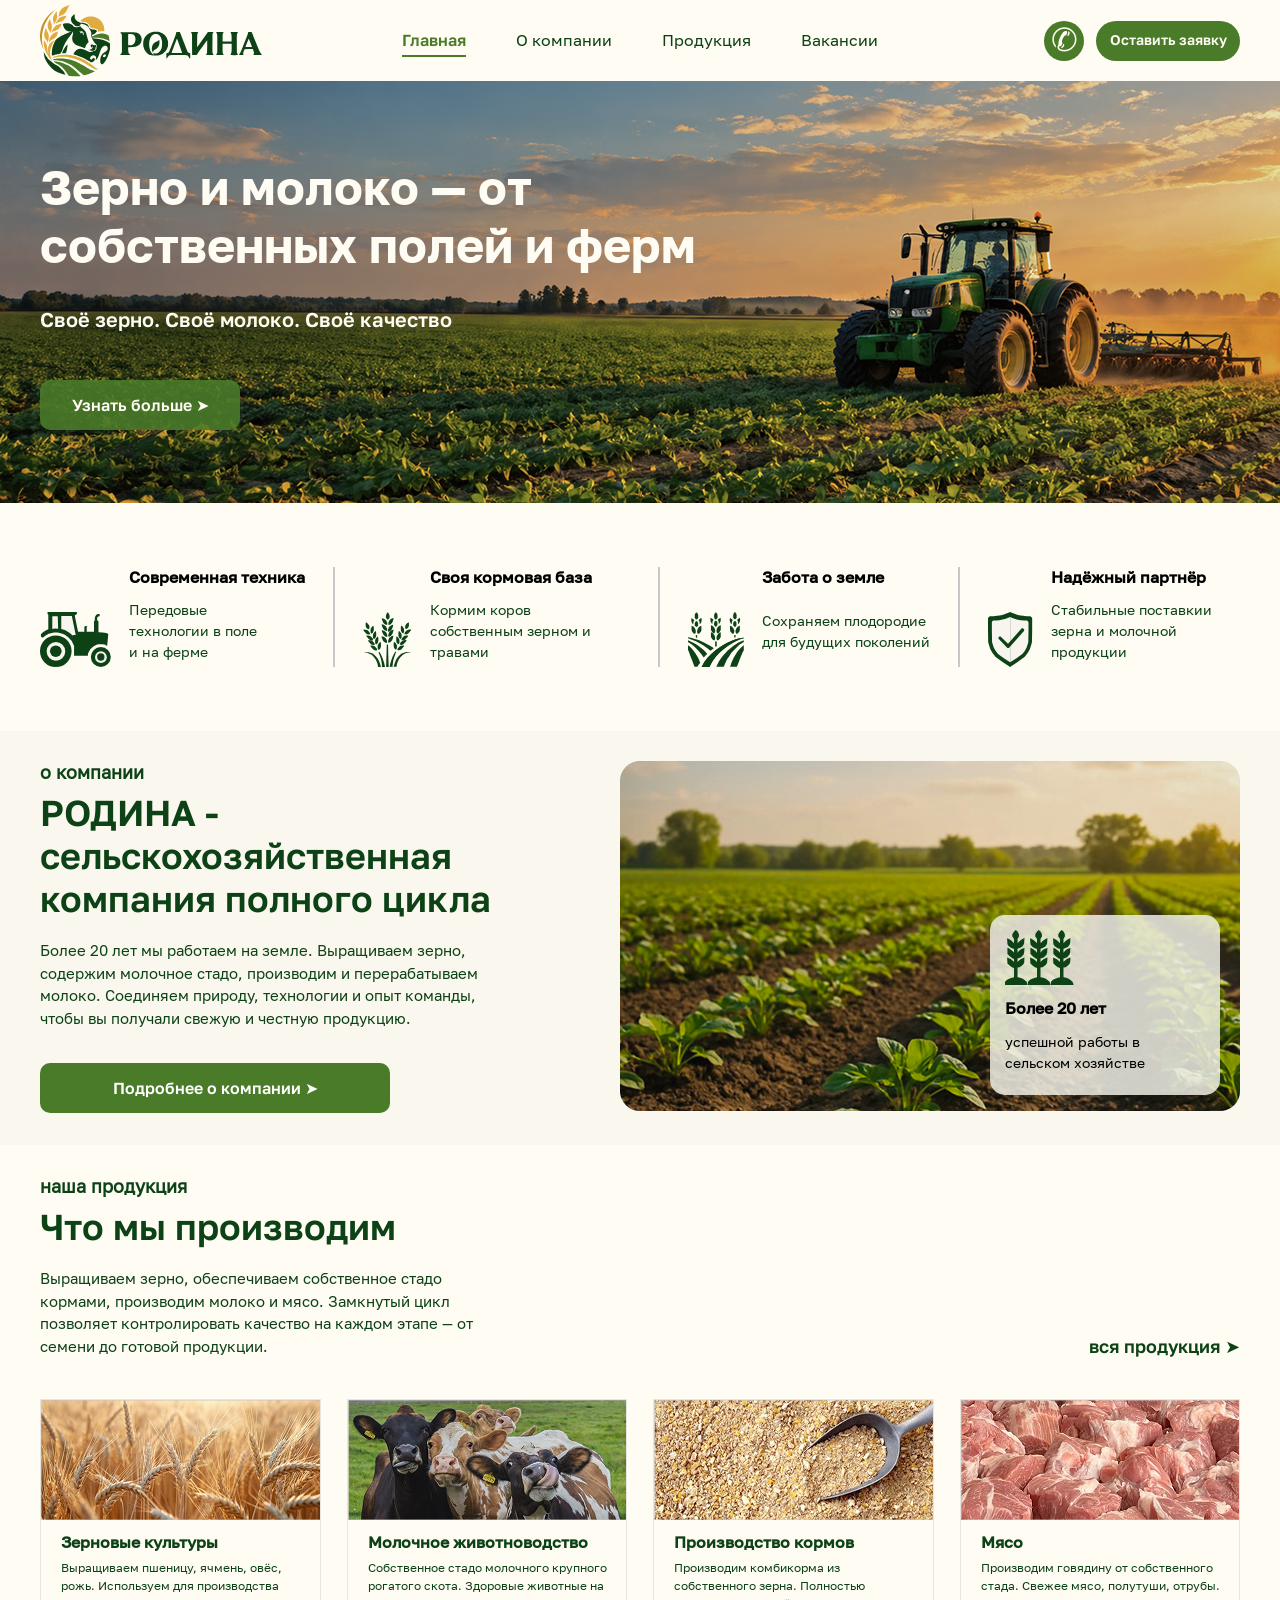
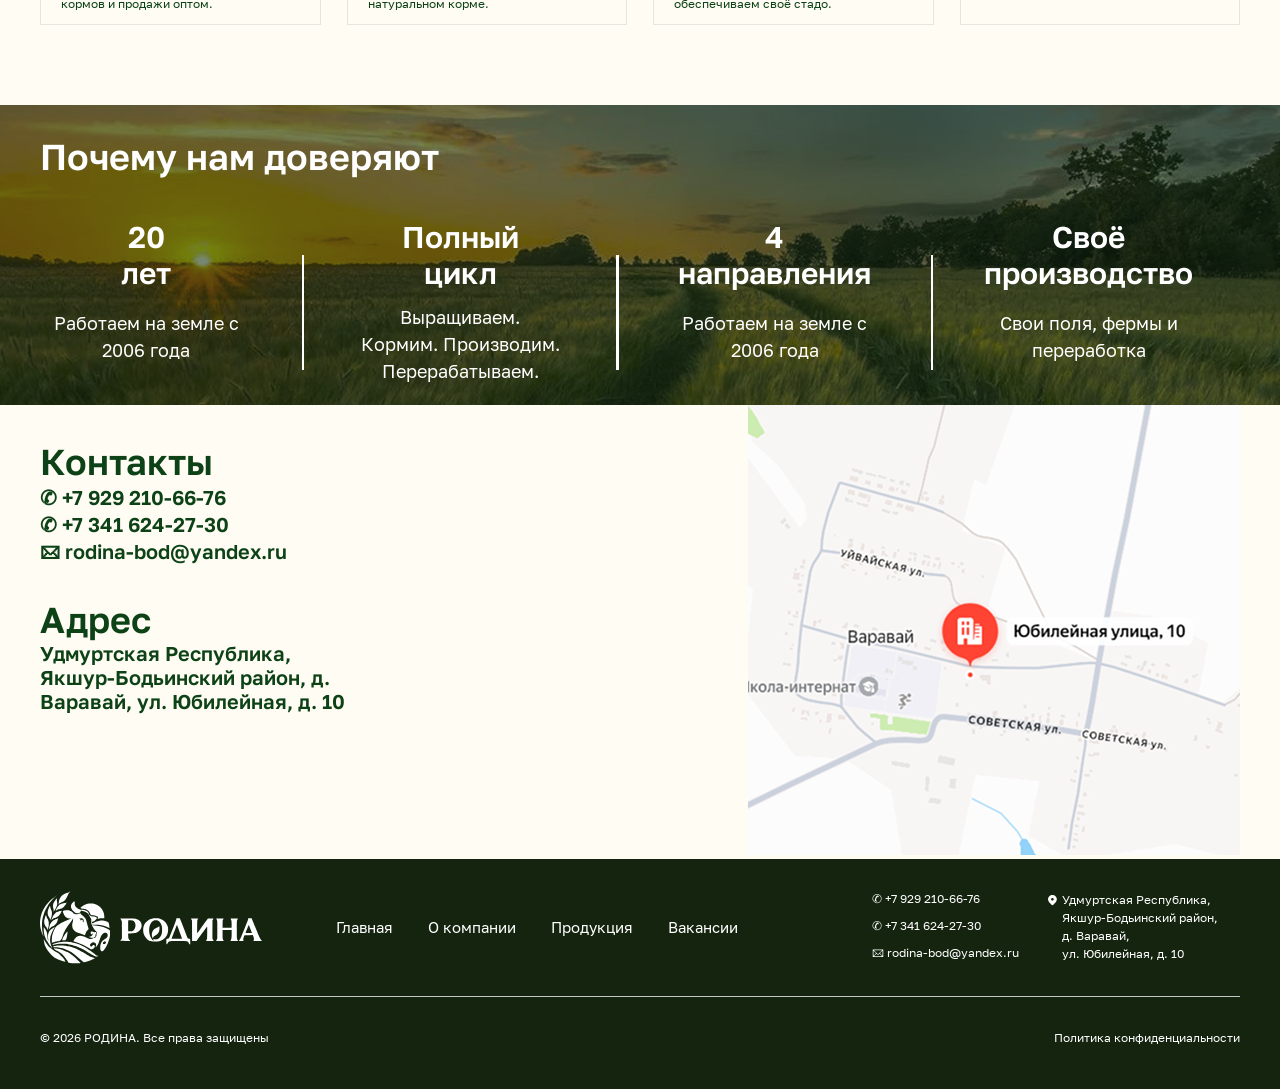
<file: index.html>
<!DOCTYPE html>
<html lang="en">
<head>
    <meta charset="UTF-8">
    <meta name="viewport" content="width=device-width, initial-scale=1.0">
    <title> ООО РОДИНА </title>
    <link rel="stylesheet" href="css/style.css">
    <link rel="stylesheet" href="css/adaptiv.css">
    <link rel="icon" type="image/svg+xml" href="img/faviconwhite.svg">
</head>
<body>
    <header class="site-header">
        <div class="container">
            <div class="header_left">
                <img src="img/base/LOGO.svg" alt="logo">
                <nav>
                    <ul id="nav-list">
                        <span class="nav-indicator"></span>
                        <li><a href="index.html" class="nav-link">Главная</a></li>
                        <li><a href="aboutus.html" class="nav-link">О компании</a></li>
                        <li><a href="products.html" class="nav-link">Продукция</a></li>
                        <li><a href="vacancii.html" class="nav-link">Вакансии</a></li>
                    </ul>
                </nav>
            </div>
            <div class="header_btn">
                <div class="round_btn">
                    <a href="#">✆</a>
                </div>
                <div class="squart_btn">
                    <a href="#" onclick="openModal('order'); return false;">Оставить заявку</a>
                </div>
            </div>
        </div>    
    </header>
    <div class="hero">
        <div class="hero-bg hero-bg-1 active"></div>
        <div class="hero-bg hero-bg-2"></div>
        <div class="hero-bg hero-bg-3"></div>
        <div class="container">
            <div class="hero_block hero-content">  
                <div class="hero_text">
                    <h1>Зерно и молоко — от собственных полей и ферм</h1>
                    <h3>Своё зерно. Своё молоко. Своё качество</h3>
                </div>
                <div class="hero_btn">
                    <a href="aboutus.html">Узнать больше ➤</a>
                </div>
            </div>    
        </div> 
    </div> 
    <div class="container">
        <div class="info_block">
            <div class="info_block_card">
                <div class="info_card">
                    <div class="info_card_img">
                        <img src="img/base/ветор трактор.svg" alt="">
                    </div>
                    <div class="info_card_text">
                        <h5>Современная техника</h5>
                        <p>Передовые<br> технологии в поле<br> и на ферме</p>
                    </div>
                </div>
                <img src="img/base/Line 4.svg">
                <div class="info_card">
                    <div class="info_card_img">
                        <img src="img/base/пшеница вектор.svg" alt="">
                    </div>
                    <div class="info_card_text">
                        <h5>Своя кормовая база</h5>
                        <p>Кормим коров<br>собственным зерном и травами</p>
                    </div>
                </div>
                <img src="img/base/Line 4.svg">
                <div class="info_card">
                    <div class="info_card_img">
                        <img src="img/base/вектор поле.svg" alt="">
                    </div>
                    <div class="info_card_text">
                        <h5>Забота о земле</h5>
                        <p>Сохраняем плодородие<br> для будущих поколений</p>
                    </div>
                </div>
                <img src="img/base/Line 4.svg">
                <div class="info_card">
                    <div class="info_card_img">
                        <img src="img/base/вектор качество.svg" alt="">
                    </div>
                    <div class="info_card_text">
                        <h5>Надёжный партнёр</h5>
                        <p>Стабильные поставкии<br>зерна и молочной<br> продукции</p>
                    </div>
                </div>
            </div>
        </div>
    </div>
    <div class="about-us">
        <div class="container">
            <div class="about-us_block">
                <div class="about-us_left">
                    <div class="about-us-text">
                        <h6>о компании</h6>
                        <h2>РОДИНА - сельскохозяйственная компания полного цикла </h2>
                        <p>Более 20 лет мы работаем на земле. Выращиваем зерно,<br> содержим молочное стадо, производим и перерабатываем<br> молоко. Соединяем природу, технологии и опыт команды,<br> чтобы вы получали свежую и честную продукцию.</p>
                    </div>
                    <div class="about-us_btn">
                        <a href="aboutus.html">Подробнее о компании ➤</a>
                    </div>    
                </div>
                <div class="about-us_right">
                    <img src="img/base/поле.png" alt="">
                    <div class="about-us_right-top">
                        <img src="img/base/вектор_поле1.svg" alt="">
                        <h5>Более 20 лет</h5>
                        <p>успешной работы в сельском хозяйстве</p>
                    </div>
                </div>
            </div>
        </div>
    </div>
    <div class="container">
        <div class="product">
            <div class="product-text">
                <div class="product-text_left">
                    <h6>наша продукция</h6>
                    <h2>Что мы производим</h2>
                    <p>Выращиваем зерно, обеспечиваем собственное стадо кормами, производим молоко и мясо. Замкнутый цикл позволяет контролировать качество на каждом этапе — от семени до готовой продукции.</p>
                </div>
                <div class="product-text_right">
                    <a href="products.html#product">вся продукция ➤ </a>
                </div>
            </div>
            <div class="product-card-block">
                <div class="product-card">
                    <a href="products.html#zerno">
                        <img src="img/base/зерно_карточка.png">
                        <div class="product-card_text">
                            <h5>Зерновые культуры</h5>
                            <p>Выращиваем пшеницу, ячмень, овёс, рожь. Используем для производства кормов и продажи оптом.</p>
                        </div>
                    </a>    
                </div>                
                <div class="product-card">
                    <a href="products.html#cow">
                        <img src="img/base/коровы_карточка.png">
                        <div class="product-card_text">
                            <h5>Молочное животноводство</h5>
                            <p>Собственное стадо молочного крупного рогатого скота. Здоровые животные на натуральном корме.</p>
                        </div>
                    </a>    
                </div>                
                <div class="product-card">
                    <a href="products.html#korm">
                        <img src="img/base/корм_карточка.png">
                        <div class="product-card_text">
                            <h5>Производство кормов</h5>
                            <p>Производим комбикорма из собственного зерна. Полностью обеспечиваем своё стадо.</p>
                        </div>
                    </a>    
                </div>                
                <div class="product-card">
                    <a href="products.html#meat">
                        <img src="img/base/мясо_карточка.png">
                        <div class="product-card_text">
                            <h5>Мясо</h5>
                            <p>Производим говядину от собственного стада. Свежее мясо, полутуши, отрубы.</p>
                        </div>
                    </a>    
                </div>
                
            </div>
        </div>
    </div>
    <div class="doverie">
        <div class="container">
            <h2>Почему нам доверяют</h2>
            <div class="doverie-block">
                <div class="doverie-block_card">
                    <h4>20<br>лет</h4>
                    <p>Работаем на земле с 2006 года</p>
                </div>
                <img src="img/base/Line.svg">
                <div class="doverie-block_card">
                    <h4>Полный<br>цикл</h4>
                    <p>Выращиваем.<br> Кормим. Производим. Перерабатываем.</p>
                </div>
                <img src="img/base/Line.svg">
                <div class="doverie-block_card">
                    <h4>4<br>направления</h4>
                    <p>Работаем на земле с 2006 года</p>
                </div>
                <img src="img/base/Line.svg">
                <div class="doverie-block_card">
                    <h4>Своё<br>производство</h4>
                    <p>Свои поля, фермы и переработка</p>
                </div>
            </div>
        </div>
    </div>
    <div class="container">
        <div class="address">
            <div class="address-left">
                <div class="address-left_contact">
                    <h2>Контакты</h2>
                    <a href="tel:+79292106676" class="contact-item">✆ +7 929 210-66-76</a>
                    <a href="tel:+73416242730" class="contact-item">✆ +7 341 624-27-30</a>
                    <a href="mailto:rodina-bod@yandex.ru" class="contact-item">🖂 rodina-bod@yandex.ru</a>
                </div>
                <div class="address-left_address">
                    <h2>Адрес</h2>
                    <a href="https://yandex.ru/maps/11148/udmurt-republic/house/yubileynaya_ulitsa_10/YUsYcwBgT00BQFttfX52eH5jYQ==/?ll=52.570821%2C57.278958&z=18.38" target="_blank" rel="noopener noreferrer">Удмуртская Республика, Якшур-Бодьинский район, д. Варавай, ул. Юбилейная, д. 10</a>
                </div>    
            </div>
            <div class="address-right">
                <a href="https://yandex.ru/maps/11148/udmurt-republic/house/yubileynaya_ulitsa_10/YUsYcwBgT00BQFttfX52eH5jYQ==/?ll=52.570821%2C57.278958&z=18.38" target="_blank" rel="noopener noreferrer">
                    <img src="img/base/карта.png">
                </a>    
            </div>
        </div>
    </div>
    <footer>
        <div class="container">
            <div class="footer-block">
                <div class="footer-top">
                    <div class="footer-top_left">
                        <img src="img/base/белый logo.svg" alt="logo">
                        <nav>
                            <ul>
                                <li><a href="index.html">Главная</a></li>
                                <li><a href="aboutus.html">О компании</a></li>
                                <li><a href="products.html">Продукция</a></li>
                                <li><a href="vacancii.html">Вакансии</a></li>
                            </ul>
                        </nav>
                    </div>
                    <div class="footer-top_right">
                        <div class="footer_btn">
                            <a href="tel:+79292106676" class="contact-item">✆ +7 929 210-66-76</a>
                            <a href="tel:+73416242730" class="contact-item">✆ +7 341 624-27-30</a>
                            <a href="mailto:rodina-bod@yandex.ru" target="_blank" class="contact-item">🖂 rodina-bod@yandex.ru</a>
                        </div>
                        <div class="footer_address">
                            <img src="img/base/ping.svg">
                            <a href="https://yandex.ru/maps/11148/udmurt-republic/house/yubileynaya_ulitsa_10/YUsYcwBgT00BQFttfX52eH5jYQ==/?ll=52.570821%2C57.278958&z=18.38" target="_blank" rel="noopener noreferrer"> Удмуртская Республика, Якшур-Бодьинский район, д. Варавай,<br> ул. Юбилейная, д. 10 </a>
                        </div>
                    </div>  
                </div>
                <div class="footer-bottom">
                    <p>© 2026 РОДИНА. Все права защищены</p>
                    <p>Политика конфиденциальности</p>
                </div>
            </div>    
        </div>
    </footer>
    <div class="modal" id="requestModal">
        <div class="modal-block">
            <button class="btn-close" type="button" onclick="closeModal()">×</button>
            
            <h2 id="modalTitle">Оформить заказ</h2>
            <p id="modalDescription">Оставьте заявку, и мы свяжемся с вами</p>
            
            <form id="requestForm">
                <div id="productField">
                    <label for="product">Продукция</label>
                    <select name="product" id="product">
                        <option value="" disabled selected hidden></option>
                        <option value="Зерно">Зерно</option>
                        <option value="Молоко и молочная продукция">Молоко и молочная продукция</option>
                        <option value="Мясо и субпродукты">Мясо и субпродукты</option>
                        <option value="Корма и комбикорма">Корма и комбикорма</option>
                        <option value="Полуфабрикаты">Полуфабрикаты</option>
                        <option value="Многолетние культуры">Многолетние культуры</option>
                    </select>
                </div>

                <div id="vacancyField" hidden>
                    <label for="vacancy">Вакансия</label>
                    <input id="vacancy" name="vacancy">
                </div>

                <label for="name">Ваше имя *</label>
                <input id="name" name="name" required>

                <label for="contact">Телефон или email *</label>
                <input id="contact" name="contact" required>

                <label for="details" id="detailsLabel">Количество и комментарий</label>
                <textarea id="details" name="details" rows="3"></textarea>
                
                <button type="submit" id="submitButton">Отправить заявку</button>
            </form>
        </div> 
    </div>
    <script src="js/script.js"></script>
</body>
</html>
</file>
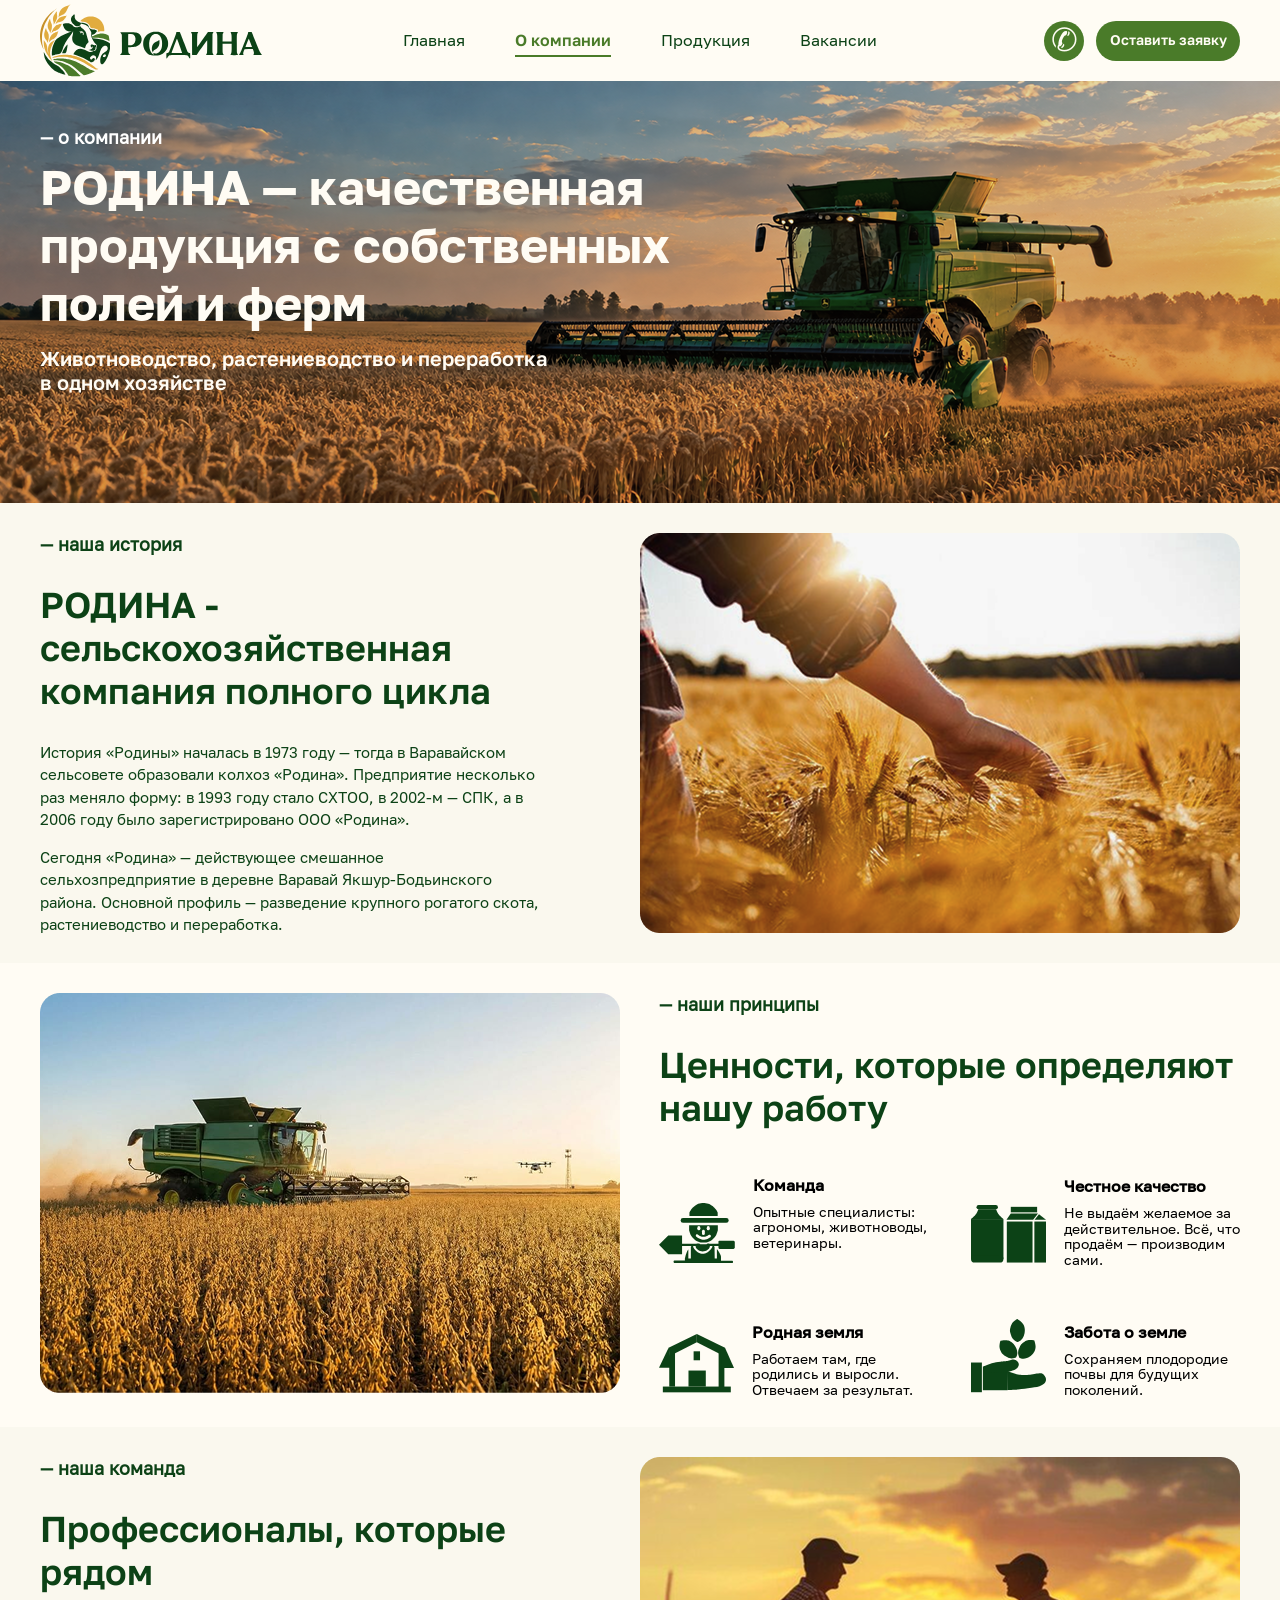
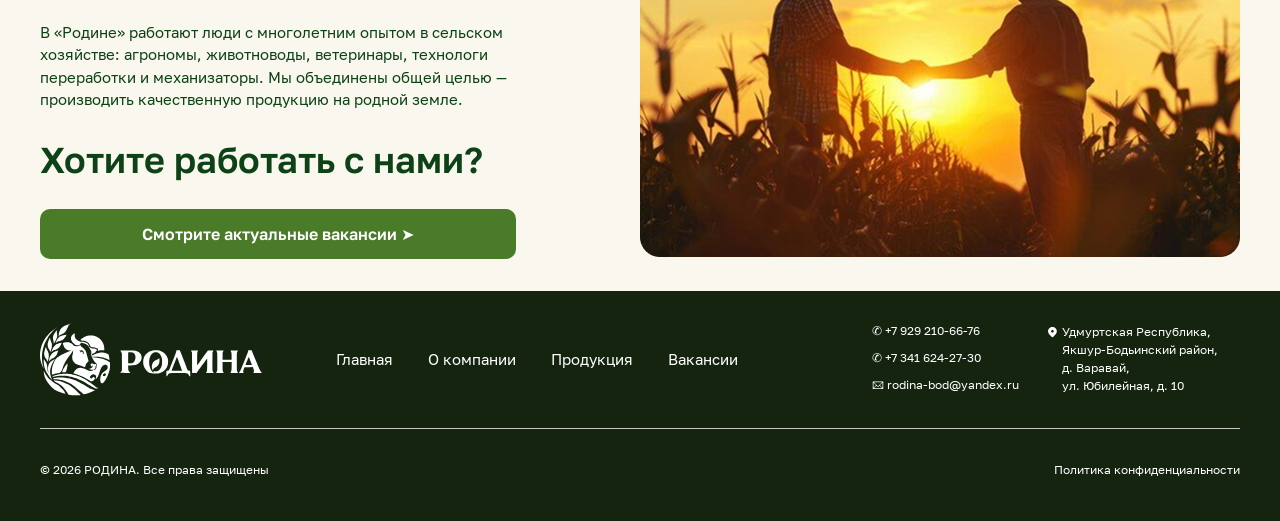
<file: aboutus.html>
<!DOCTYPE html>
<html lang="en">
<head>
    <meta charset="UTF-8">
    <meta name="viewport" content="width=device-width, initial-scale=1.0">
    <title>О компании — Родина</title>
    <link rel="stylesheet" href="css/pages/aboutus.css">
    <link rel="stylesheet" href="css/style.css">
    <link rel="stylesheet" href="css/adaptiv.css">
    <link rel="icon" type="image/svg+xml" href="img/faviconwhite.svg">
</head>
<body>
    <header class="site-header">
        <div class="container">
            <div class="header_left">
                <img src="img/base/LOGO.svg" alt="logo">
                <nav>
                    <ul id="nav-list">
                        <span class="nav-indicator"></span>
                        <li><a href="index.html" class="nav-link">Главная</a></li>
                        <li><a href="aboutus.html" class="nav-link">О компании</a></li>
                        <li><a href="products.html" class="nav-link">Продукция</a></li>
                        <li><a href="vacancii.html" class="nav-link">Вакансии</a></li>
                    </ul>
                </nav>
            </div>
            <div class="header_btn">
                <div class="round_btn">
                    <a href="#">✆</a>
                </div>
                <div class="squart_btn">
                    <a href="#" onclick="openModal('order'); return false;">Оставить заявку</a>
                </div>
            </div>
        </div>    
    </header>
    <div class="aboutus-hero">
        <div class="container">
            <div class="aboutus-hero_text">
                <h6> — о компании</h6>
                <h1>РОДИНА — качественная продукция с собственных полей и ферм</h1>
                <h3>Животноводство, растениеводство и переработка в одном хозяйстве</h3>
            </div>    
        </div> 
    </div>
    <div class="history">
        <div class="container">
            <div class="history-block">
                <div class="history-block_left">
                    <h6> — наша история</h6>
                    <h2>РОДИНА - сельскохозяйственная компания полного цикла </h2>
                    <div class="history-block_text">
                        <p>История «Родины» началась в 1973 году — тогда в Варавайском сельсовете образовали колхоз «Родина». Предприятие несколько раз меняло форму: в 1993 году стало СХТОО, в 2002-м — СПК, а в 2006 году было зарегистрировано ООО «Родина».</p>
                        <p>Сегодня «Родина» — действующее смешанное сельхозпредприятие в деревне Варавай Якшур-Бодьинского района. Основной профиль — разведение крупного рогатого скота, растениеводство и переработка.</p>
                    </div>
                </div>
                <div class="history-block_right">
                    <img src="img/aboutus/fon_2.png">
                </div>
            </div>
        </div>
    </div>
    <div class="container">
        <div class="principi">
            <div class="principi-left">
                <img src="img/aboutus/img_3.png">
            </div>
            <div class="principi-right">
                <div class="principi-right_text">
                    <h6> — наши принципы</h6>
                    <h2>Ценности, которые определяют нашу работу</h2>
                </div>
                <div class="principi-right_grid">
                    <div class="grid-card">
                        <div class="grid-card-img">
                            <img src="img/aboutus/people_svg.svg">
                        </div>
                        <div class="grid-card-text">
                            <h5>Команда</h5>
                            <p class="p-top">Опытные специалисты: агрономы, животноводы, ветеринары.</p>
                        </div>
                    </div>
                    <div class="grid-card">
                        <div class="grid-card-img">
                            <img src="img/aboutus/milk.svg">
                        </div>
                        <div class="grid-card-text">
                            <h5>Честное качество</h5>
                            <p>Не выдаём желаемое за действительное. Всё, что продаём — производим сами.</p>
                        </div>
                    </div>
                    <div class="grid-card">
                        <div class="grid-card-img">
                            <img src="img/aboutus/home.svg">
                        </div>
                        <div class="grid-card-text">
                            <h5>Родная земля</h5>
                            <p>Работаем там, где родились и выросли. Отвечаем за результат.</p>
                        </div>
                    </div>
                    <div class="grid-card">
                        <div class="grid-card-img">
                            <img src="img/aboutus/plant.svg">
                        </div>
                        <div class="grid-card-text">
                            <h5>Забота о земле</h5>
                            <p>Сохраняем плодородие почвы для будущих поколений.</p>
                        </div>
                    </div>
                </div>
            </div>
        </div>
    </div>
    <div class="komanda">
        <div class="container">
            <div class="komanda-block">
                <div class="komanda-block_left">
                    <h6> — наша команда</h6>
                    <h2>Профессионалы, которые рядом</h2>
                    <p>В «Родине» работают люди с многолетним опытом в сельском хозяйстве: агрономы, животноводы, ветеринары, технологи переработки и механизаторы. Мы объединены общей целью — производить качественную продукцию на родной земле.</p>
                    <h2>Хотите работать с нами?</h2>
                    <div class="komanda-btn">
                        <a href="vacancii.html#vacancii">Смотрите актуальные вакансии            ➤</a>
                    </div>
                </div>
                <div class="komanda-block_right">
                    <img src="img/aboutus/img_4.png">
                </div>
            </div>
        </div>
    </div>
    <footer>
        <div class="container">
            <div class="footer-block">
                <div class="footer-top">
                    <div class="footer-top_left">
                        <img src="img/base/белый logo.svg" alt="logo">
                        <nav>
                            <ul>
                                <li><a href="index.html">Главная</a></li>
                                <li><a href="aboutus.html">О компании</a></li>
                                <li><a href="products.html">Продукция</a></li>
                                <li><a href="vacancii.html">Вакансии</a></li>
                            </ul>
                        </nav>
                    </div>
                    <div class="footer-top_right">
                        <div class="footer_btn">
                            <a href="tel:+79292106676" class="contact-item">✆ +7 929 210-66-76</a>
                            <a href="tel:+73416242730" class="contact-item">✆ +7 341 624-27-30</a>
                            <a href="mailto:rodina-bod@yandex.ru" target="_blank" class="contact-item">🖂 rodina-bod@yandex.ru</a>
                        </div>
                        <div class="footer_address">
                            <img src="img/base/ping.svg">
                            <a href="https://yandex.ru/maps/11148/udmurt-republic/house/yubileynaya_ulitsa_10/YUsYcwBgT00BQFttfX52eH5jYQ==/?ll=52.570821%2C57.278958&z=18.38" target="_blank" rel="noopener noreferrer"> Удмуртская Республика, Якшур-Бодьинский район, д. Варавай,<br> ул. Юбилейная, д. 10 </a>
                        </div>
                    </div>  
                </div>
                <div class="footer-bottom">
                    <p>© 2026 РОДИНА. Все права защищены</p>
                    <p>Политика конфиденциальности</p>
                </div>
            </div>    
        </div>
    </footer>
    <div class="modal" id="requestModal">
        <div class="modal-block">
            <button class="btn-close" type="button" onclick="closeModal()">×</button>
            
            <h2 id="modalTitle">Оформить заказ</h2>
            <p id="modalDescription">Оставьте заявку, и мы свяжемся с вами</p>
            
            <form id="requestForm">
                <div id="productField">
                    <label for="product">Продукция</label>
                    <select name="product" id="product">
                        <option value="" disabled selected hidden></option>
                        <option value="Зерно">Зерно</option>
                        <option value="Молоко и молочная продукция">Молоко и молочная продукция</option>
                        <option value="Мясо и субпродукты">Мясо и субпродукты</option>
                        <option value="Корма и комбикорма">Корма и комбикорма</option>
                        <option value="Полуфабрикаты">Полуфабрикаты</option>
                        <option value="Многолетние культуры">Многолетние культуры</option>
                    </select>
                </div>

                <div id="vacancyField" hidden>
                    <label for="vacancy">Вакансия</label>
                    <input id="vacancy" name="vacancy">
                </div>

                <label for="name">Ваше имя *</label>
                <input id="name" name="name" required>

                <label for="contact">Телефон или email *</label>
                <input id="contact" name="contact" required>

                <label for="details" id="detailsLabel">Количество и комментарий</label>
                <textarea id="details" name="details" rows="3"></textarea>
                
                <button type="submit" id="submitButton">Отправить заявку</button>
            </form>
        </div> 
    </div>
    <script src="js/script.js"></script>
</body>
</html>
</file>
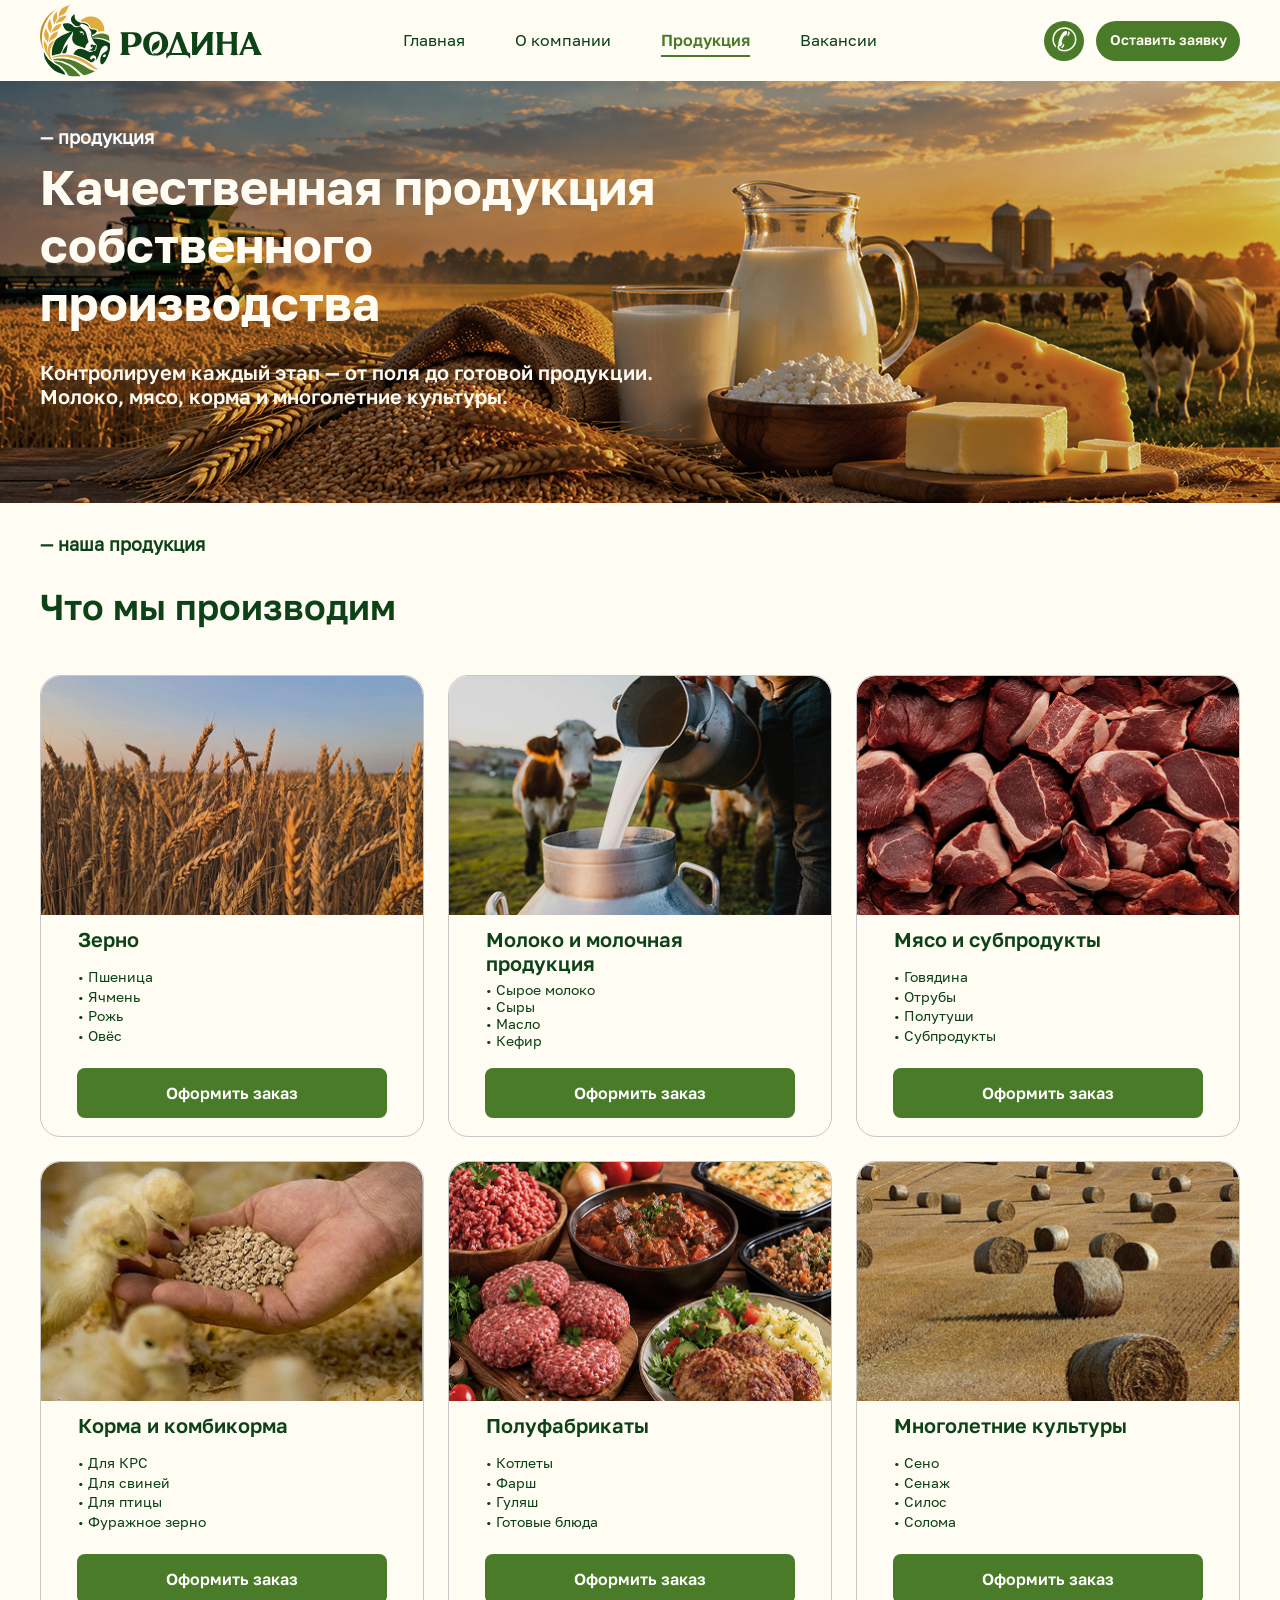
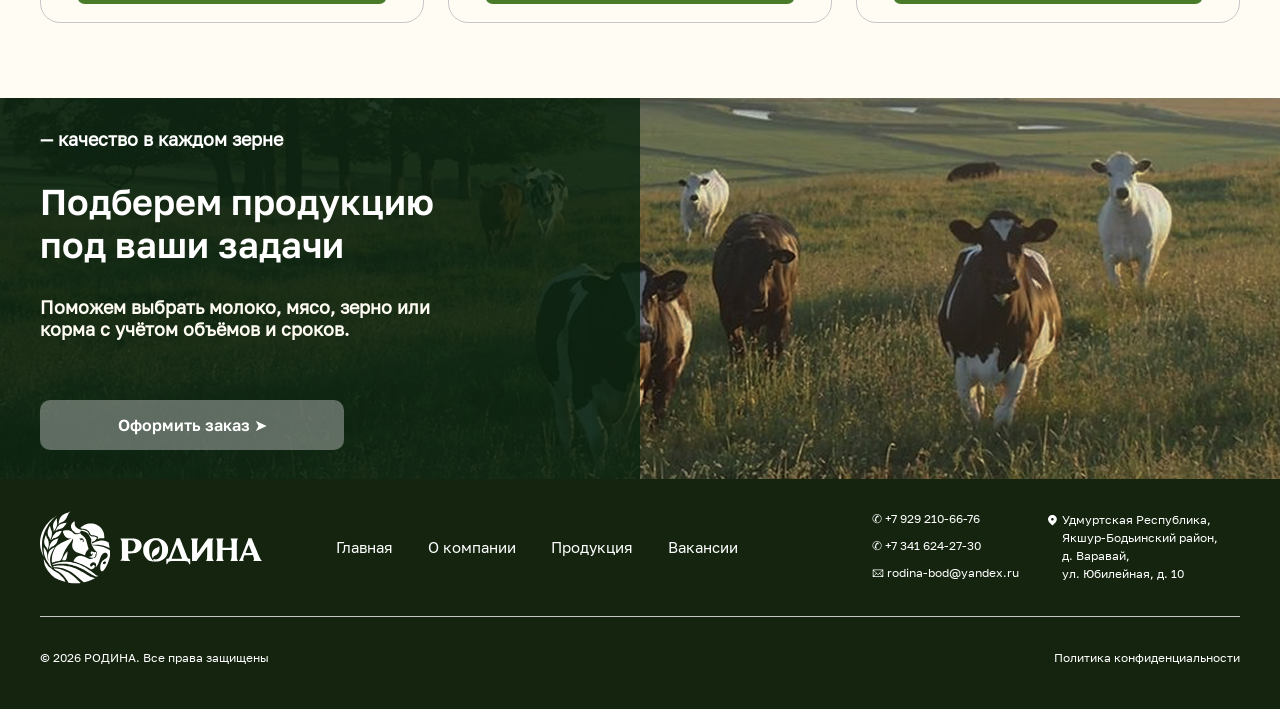
<file: products.html>
<!DOCTYPE html>
<html lang="en">
<head>
    <meta charset="UTF-8">
    <meta name="viewport" content="width=device-width, initial-scale=1.0">
    <title>Продукция</title>
    <link rel="stylesheet" href="css/style.css">
    <link rel="stylesheet" href="css/pages/products.css">
    <link rel="stylesheet" href="css/adaptiv.css">
    <link rel="icon" type="image/svg+xml" href="img/faviconwhite.svg">
</head>
<body>
    <header class="site-header">
        <div class="container">
            <div class="header_left">
                <img src="img/base/LOGO.svg" alt="logo">
                <nav>
                    <ul>
                        <ul id="nav-list">
                        <span class="nav-indicator"></span>
                        <li><a href="index.html" class="nav-link">Главная</a></li>
                        <li><a href="aboutus.html" class="nav-link">О компании</a></li>
                        <li><a href="products.html" class="nav-link">Продукция</a></li>
                        <li><a href="vacancii.html" class="nav-link">Вакансии</a></li>
                    
                    </ul>
                </nav>
            </div>
            <div class="header_btn">
                <div class="round_btn">
                    <a href="#">✆</a>
                </div>
                <div class="squart_btn">
                    <a href="#" onclick="openModal('order'); return false;">Оставить заявку</a>
                </div>
            </div>
        </div>    
    </header>
    <div class="products-hero">
        <div class="container">
            <div class="products-hero-text">
                <h6> — продукция</h6>
                <h1>Качественная продукция собственного производства</h1>
                <h3>Контролируем каждый этап — от поля до готовой продукции. Молоко, мясо, корма и многолетние культуры.</h3>
            </div>
        </div>
    </div>
    <div class="container">
        <div class="products" id="product">
            <div class="products-text">
                <h6> — наша продукция</h6>
                <h2>Что мы производим</h2>
            </div>
            <div class="products-grid">
                <div class="products-grid_card" id="zerno">
                    <img src="img/products/img-1.png">
                    <div class="products-grid_card-text">
                        <h3>Зерно</h3>
                        <ul>
                            <li> • Пшеница</li>
                            <li> • Ячмень</li>
                            <li> • Рожь</li>
                            <li> • Овёс</li>
                        </ul>
                    </div>
                    <div class="products-grid_card-block-btn">
                        <div class="products-grid_card-btn">
                            <a href="#" onclick="openModal('order'); return false;">Оформить заказ</a>
                        </div>
                    </div>    
                </div>
                <div class="products-grid_card" id="cow">
                    <img src="img/products/img-2.png">
                    <div class="products-grid_card-text">
                        <h3>Молоко и молочная продукция</h3>
                        <ul>
                            <li> • Сырое молоко</li>
                            <li> • Сыры</li>
                            <li> • Масло</li>
                            <li> • Кефир</li>
                        </ul>
                    </div>    
                    <div class="products-grid_card-block-btn">
                        <div class="products-grid_card-btn">
                            <a href="#" onclick="openModal('order'); return false;">Оформить заказ</a>
                        </div>
                    </div> 
                </div>
                <div class="products-grid_card" id="meat">
                    <img src="img/products/img-3.png">
                    <div class="products-grid_card-text">
                        <h3>Мясо и субпродукты</h3>
                        <ul>
                            <li> • Говядина</li>
                            <li> • Отрубы</li>
                            <li> • Полутуши</li>
                            <li> • Субпродукты</li>
                        </ul>
                    </div>    
                    <div class="products-grid_card-block-btn">
                        <div class="products-grid_card-btn">
                            <a href="#" onclick="openModal('order'); return false;">Оформить заказ</a>
                        </div>
                    </div> 
                </div>
                <div class="products-grid_card" id="korm">
                    <img src="img/products/img-4.png">
                    <div class="products-grid_card-text">
                        <h3>Корма и комбикорма</h3>
                        <ul>
                            <li> • Для КРС</li>
                            <li> • Для свиней</li>
                            <li> • Для птицы</li>
                            <li> • Фуражное зерно</li>
                        </ul>
                    </div>    
                    <div class="products-grid_card-block-btn">
                        <div class="products-grid_card-btn">
                            <a href="#" onclick="openModal('order'); return false;">Оформить заказ</a>
                        </div>
                    </div> 
                </div>
                <div class="products-grid_card">
                    <img src="img/products/img-5.png">
                    <div class="products-grid_card-text">
                        <h3>Полуфабрикаты</h3>
                        <ul>
                            <li> • Котлеты</li>
                            <li> • Фарш</li>
                            <li> • Гуляш</li>
                            <li> • Готовые блюда</li>
                        </ul>
                    </div>    
                    <div class="products-grid_card-block-btn">
                        <div class="products-grid_card-btn">
                            <a href="#" onclick="openModal('order'); return false;">Оформить заказ</a>
                        </div>
                    </div> 
                </div>
                <div class="products-grid_card">
                    <img src="img/products/img-6.png">
                    <div class="products-grid_card-text">
                        <h3>Многолетние культуры</h3>
                        <ul>
                            <li> • Сено</li>
                            <li> • Сенаж</li>
                            <li> • Силос</li>
                            <li> • Солома</li>
                        </ul>
                    </div>    
                    <div class="products-grid_card-block-btn">
                        <div class="products-grid_card-btn">
                            <a href="#" onclick="openModal('order'); return false;">Оформить заказ</a>
                        </div>
                    </div> 
                </div>
            </div>
        </div>
    </div>
    <div class="products-zayavka">
        <div class="products-zayavka-left">
            <div class="zayavka-block">
                <div class="zayavka-text">
                    <h6> — качество в каждом зерне</h6>
                    <h2>Подберем продукцию под ваши задачи</h2>
                    <h3>Поможем выбрать молоко, мясо, зерно или корма с учётом объёмов и сроков.</h3>
                </div>
                <div class="products-zayavka-btn">
                    <a href="#">Оформить заказ ➤</a>
                </div>
            </div>    
        </div>
    </div>
    <footer>
        <div class="container">
            <div class="footer-block">
                <div class="footer-top">
                    <div class="footer-top_left">
                        <img src="img/base/белый logo.svg" alt="logo">
                        <nav>
                            <ul>
                                <li><a href="index.html">Главная</a></li>
                                <li><a href="aboutus.html">О компании</a></li>
                                <li><a href="products.html">Продукция</a></li>
                                <li><a href="vacancii.html">Вакансии</a></li>
                            </ul>
                        </nav>
                    </div>
                    <div class="footer-top_right">
                        <div class="footer_btn">
                            <a href="tel:+79292106676" class="contact-item">✆ +7 929 210-66-76</a>
                            <a href="tel:+73416242730" class="contact-item">✆ +7 341 624-27-30</a>
                            <a href="mailto:rodina-bod@yandex.ru" target="_blank" class="contact-item">🖂 rodina-bod@yandex.ru</a>
                        </div>
                        <div class="footer_address">
                            <img src="img/base/ping.svg">
                            <a href="https://yandex.ru/maps/11148/udmurt-republic/house/yubileynaya_ulitsa_10/YUsYcwBgT00BQFttfX52eH5jYQ==/?ll=52.570821%2C57.278958&z=18.38" target="_blank" rel="noopener noreferrer"> Удмуртская Республика, Якшур-Бодьинский район, д. Варавай,<br> ул. Юбилейная, д. 10 </a>
                        </div>
                    </div>  
                </div>
                <div class="footer-bottom">
                    <p>© 2026 РОДИНА. Все права защищены</p>
                    <p>Политика конфиденциальности</p>
                </div>
            </div>    
        </div>
    </footer>
    <div class="modal" id="requestModal">
        <div class="modal-block">
            <button class="btn-close" type="button" onclick="closeModal()">×</button>
            
            <h2 id="modalTitle">Оформить заказ</h2>
            <p id="modalDescription">Оставьте заявку, и мы свяжемся с вами</p>
            
            <form id="requestForm">
                <div id="productField">
                    <label for="product">Продукция</label>
                    <select name="product" id="product">
                        <option value="" disabled selected hidden>Выберите продукцию</option>
                        <option value="Зерно">Зерно</option>
                        <option value="Молоко и молочная продукция">Молоко и молочная продукция</option>
                        <option value="Мясо и субпродукты">Мясо и субпродукты</option>
                        <option value="Корма и комбикорма">Корма и комбикорма</option>
                        <option value="Полуфабрикаты">Полуфабрикаты</option>
                        <option value="Многолетние культуры">Многолетние культуры</option>
                    </select>
                </div>

                <div id="vacancyField" hidden>
                    <label for="vacancy">Вакансия</label>
                    <input id="vacancy" name="vacancy">
                </div>

                <label for="name">Ваше имя *</label>
                <input id="name" name="name" required>

                <label for="contact">Телефон или email *</label>
                <input id="contact" name="contact" required>

                <label for="details" id="detailsLabel">Количество и комментарий</label>
                <textarea id="details" name="details" rows="3"></textarea>
                
                <button type="submit" id="submitButton">Отправить заявку</button>
            </form>
        </div> 
    </div>
    <script src="js/script.js"></script>
</body>
</html>
</file>
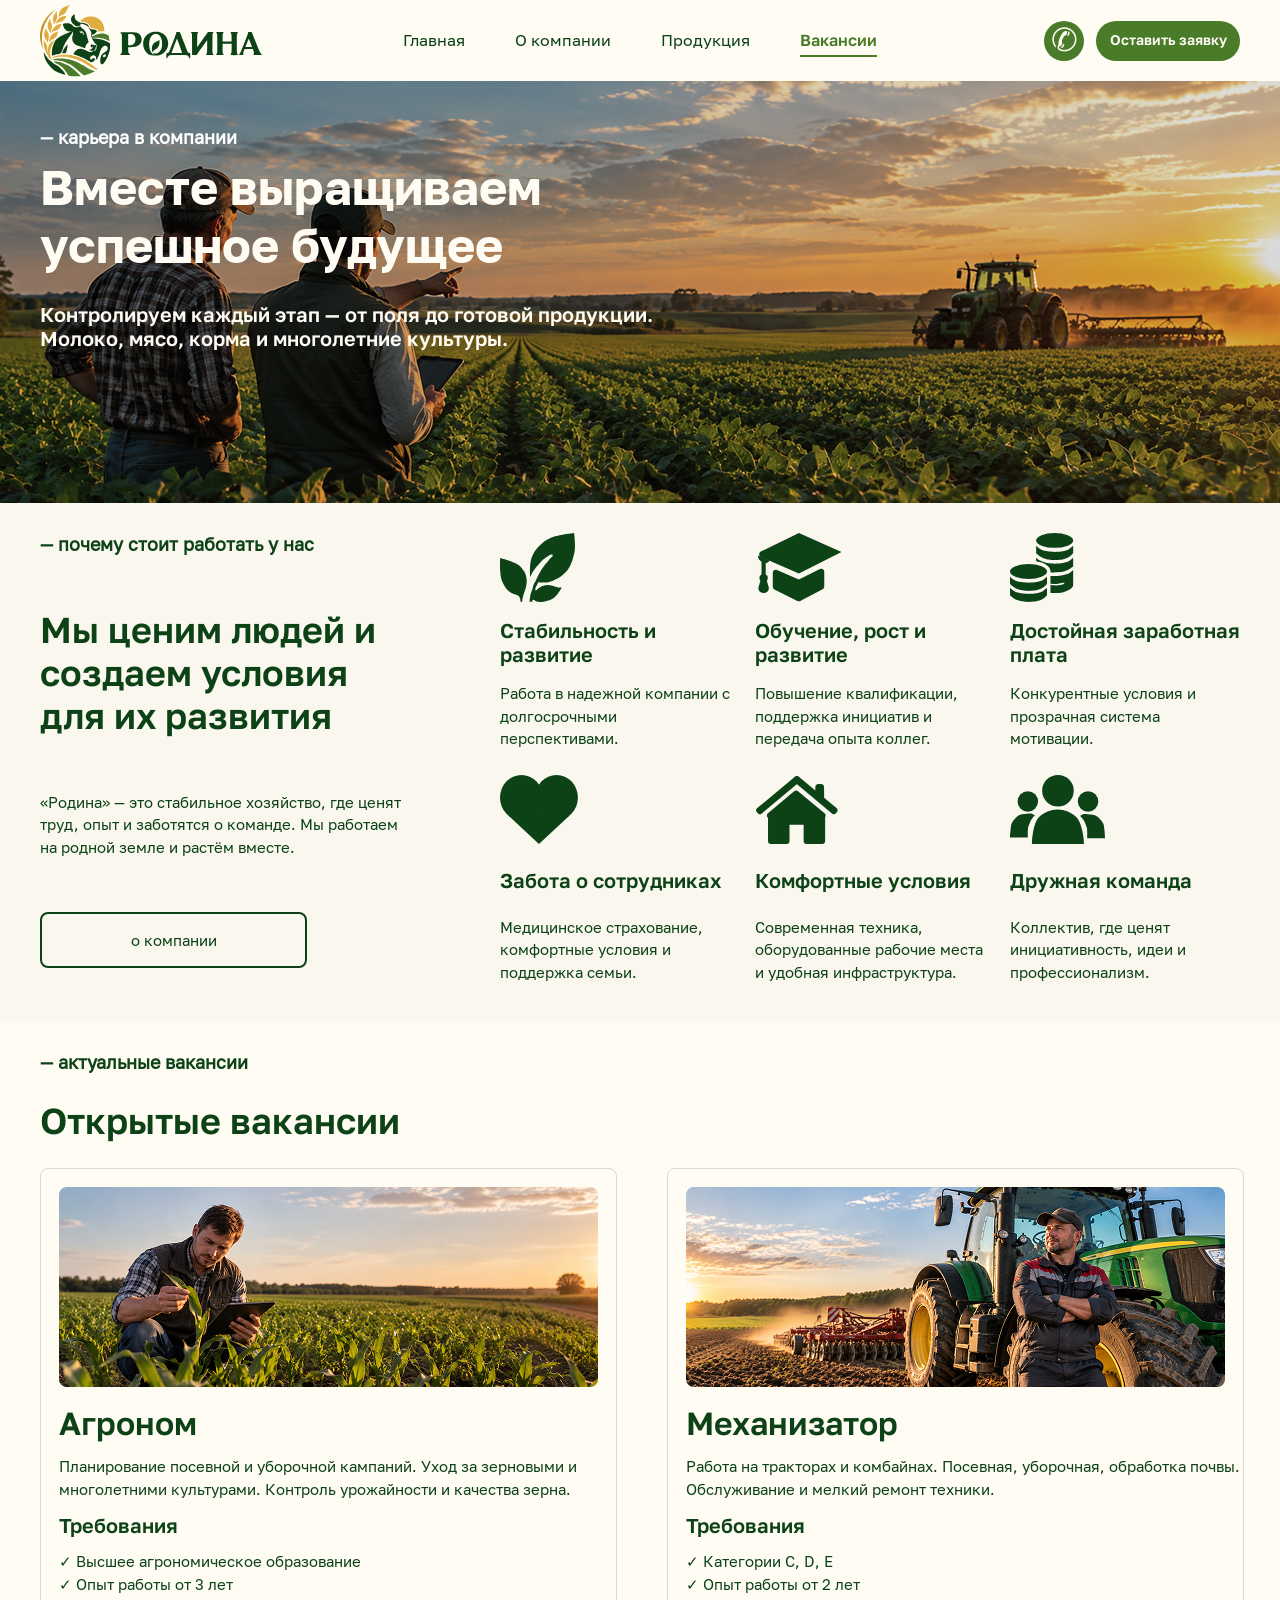
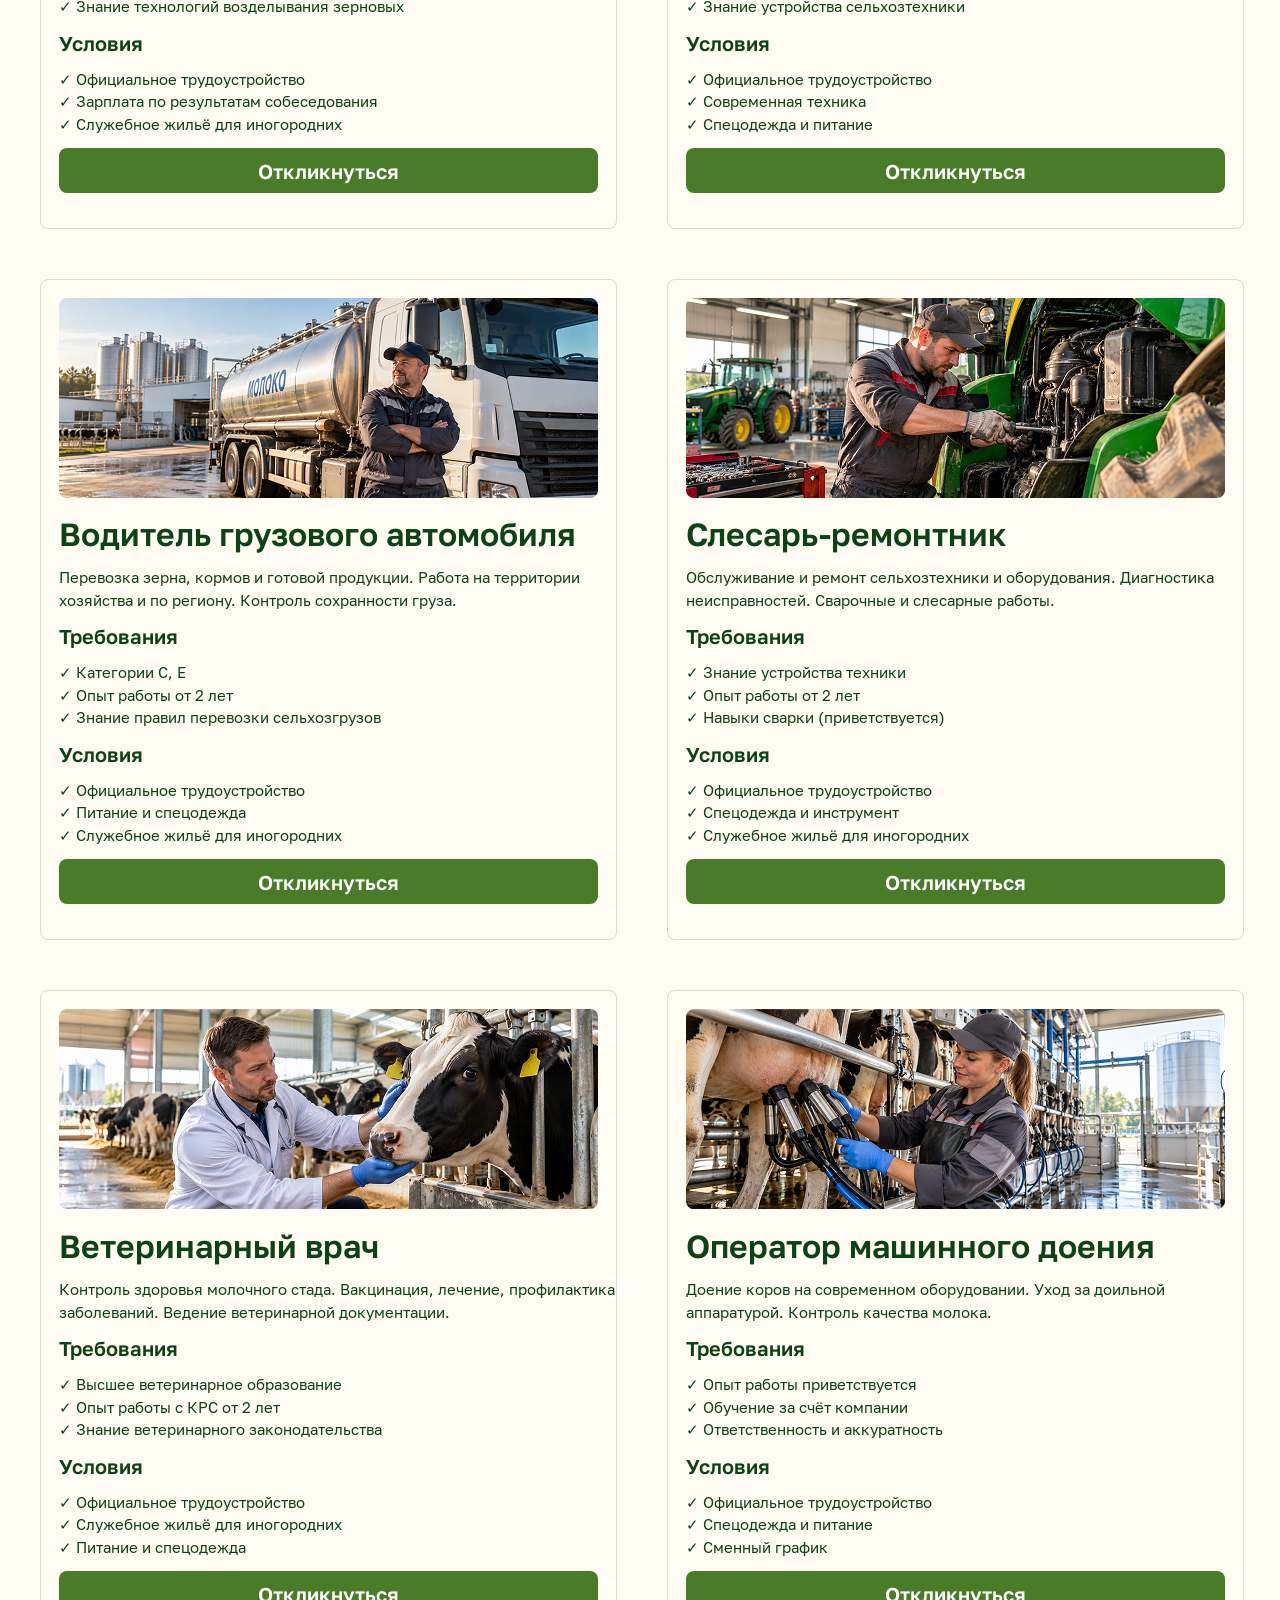
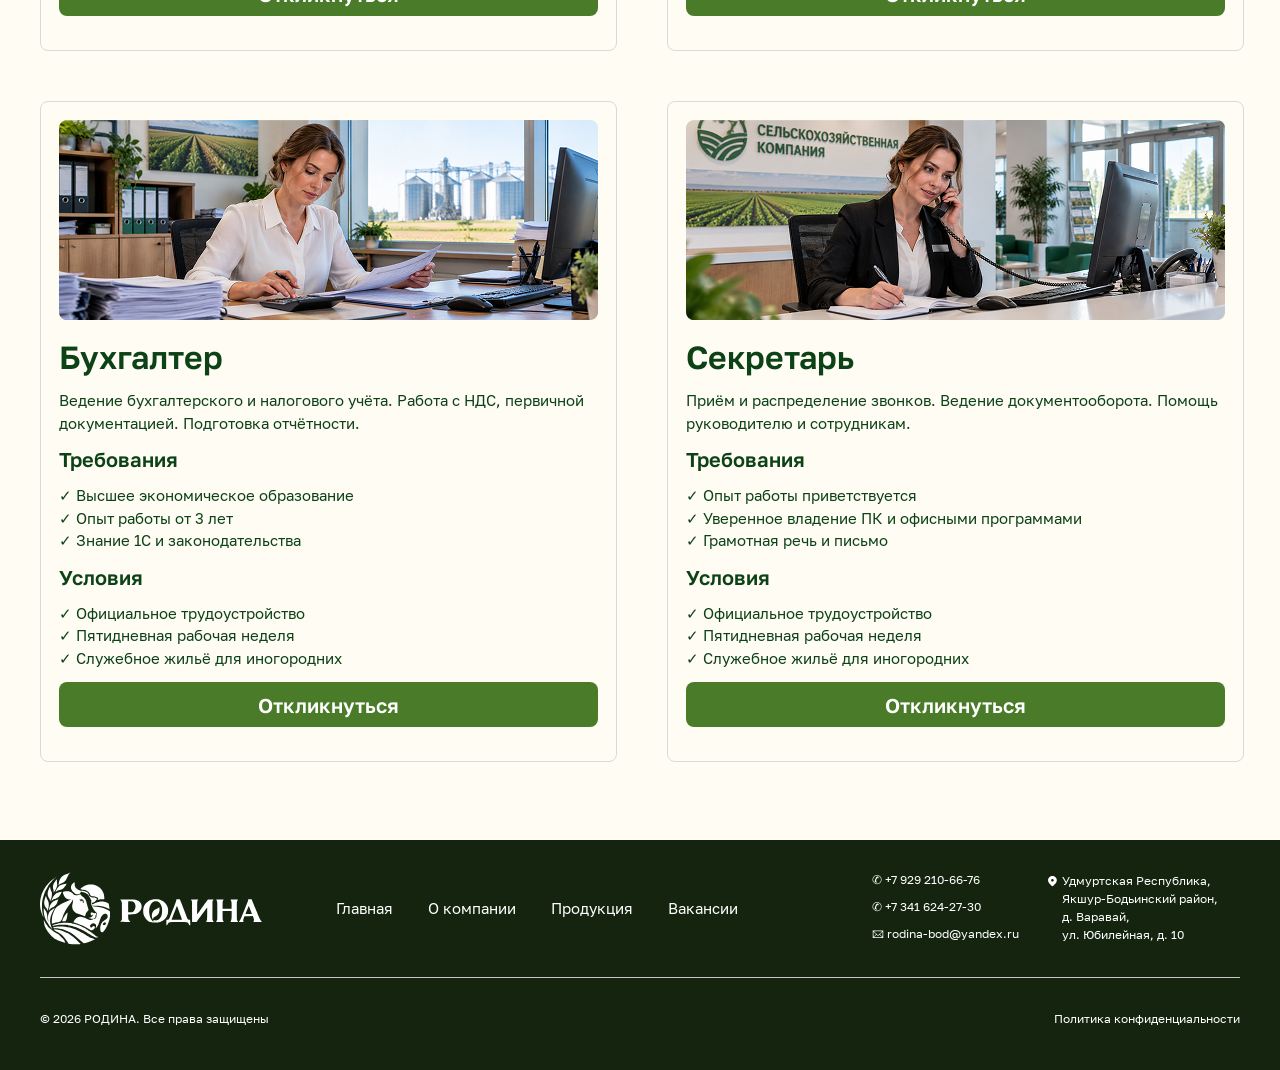
<file: vacancii.html>
<!DOCTYPE html>
<html lang="en">
<head>
    <meta charset="UTF-8">
    <meta name="viewport" content="width=device-width, initial-scale=1.0">
    <title>Вакансии</title>
    <link rel="stylesheet" href="css/pages/vakancii.css">
    <link rel="stylesheet" href="css/style.css">
    <link rel="stylesheet" href="css/adaptiv.css">
    <link rel="icon" type="image/svg+xml" href="img/faviconwhite.svg">
</head>
<body>
    <header class="site-header">
        <div class="container">
            <div class="header_left">
                <img src="img/base/LOGO.svg" alt="logo">
                <nav>
                    <ul id="nav-list">
                        <span class="nav-indicator"></span>
                        <li><a href="index.html" class="nav-link">Главная</a></li>
                        <li><a href="aboutus.html" class="nav-link">О компании</a></li>
                        <li><a href="products.html" class="nav-link">Продукция</a></li>
                        <li><a href="vacancii.html" class="nav-link">Вакансии</a></li>
                    </ul>
                </nav>
            </div>
            <div class="header_btn">
                <div class="round_btn">
                    <a href="#">✆</a>
                </div>
                <div class="squart_btn">
                    <a href="#" onclick="openModal('vacancy'); return false;">Оставить заявку</a>
                </div>
            </div>
        </div>    
    </header>
    <div class="vacancii-hero">
        <div class="container">
            <div class="vacancii-hero-text">
                <h6> — карьера в компании</h6>
                <h1>Вместе выращиваем успешное будущее</h1>
                <h3>Контролируем каждый этап — от поля до готовой продукции. Молоко, мясо, корма и многолетние культуры.</h3>
            </div>
        </div>
    </div>
    <div class="yslovia">
        <div class="container">
            <div class="yslovia-block">
                <div class="yslovia-left">
                    <h6> — почему стоит работать у нас</h6>
                    <h2>Мы ценим людей и создаем условия для их развития</h2>
                    <p>«Родина» — это стабильное хозяйство, где ценят труд, опыт и заботятся о команде. Мы работаем на родной земле и растём вместе.</p>
                    <div class="yslovia-btn">
                        <a href="aboutus.html">о компании</a>
                    </div>
                </div>
                <div class="yslovia-right">
                    <div class="yslovia-grid-block">
                        <div class="yslovia-card">
                            <img src="img/vacancii/svg_1.svg">
                            <h3>Стабильность и развитие</h3>
                            <p>Работа в надежной компании с долгосрочными перспективами.</p>
                        </div>
                        <div class="yslovia-card">
                            <img src="img/vacancii/svg_2.svg">
                            <h3>Обучение, рост и развитие</h3>
                            <p>Повышение квалификации, поддержка инициатив и передача опыта коллег.</p>
                        </div>
                        <div class="yslovia-card">
                            <img src="img/vacancii/svg_3.svg">
                            <h3>Достойная заработная плата</h3>
                            <p>Конкурентные условия и прозрачная система мотивации.</p>
                        </div>
                        <div class="yslovia-card">
                            <img src="img/vacancii/svg_4.svg">
                            <h3>Забота о сотрудниках</h3>
                            <p>Медицинское страхование, комфортные условия и поддержка семьи.</p>
                        </div>
                        <div class="yslovia-card">
                            <img src="img/vacancii/svg_5.svg">
                            <h3>Комфортные условия</h3>
                            <p>Современная техника, оборудованные рабочие места и удобная инфраструктура.</p>
                        </div>
                        <div class="yslovia-card">
                            <img src="img/vacancii/svg_6.svg">
                            <h3>Дружная команда</h3>
                            <p>Коллектив, где ценят инициативность, идеи и профессионализм.</p>
                        </div>
                    </div>
                </div>
            </div>
        </div>
    </div>
    <div class="container">
        <div class="vacancii" id="vacancii">
            <div class="vacancii-text">
                <h6> — актуальные вакансии</h6>
                <h2>Открытые вакансии</h2>
            </div>
            <div class="vacancii-grid-block">
                <div class="vacancii-card">
                    <div class="vacancii-card-img">
                        <img src="img/vacancii/agronom.png">
                    </div>
                    <div class="vacancii-card-text">
                        <h2>Агроном</h2>
                        <p>Планирование посевной и уборочной кампаний. Уход за зерновыми и многолетними культурами. Контроль урожайности и качества зерна.</p>
                        <h3>Требования</h3>
                        <p>✓ Высшее агрономическое образование<br> ✓ Опыт работы от 3 лет<br> ✓ Знание технологий возделывания зерновых</p>
                        <h3>Условия</h3>
                        <p>✓ Официальное трудоустройство<br> ✓ Зарплата по результатам собеседования<br> ✓ Служебное жильё для иногородних</p>
                    </div>
                    <div class="vacancii-block-btn">
                        <a href="#" onclick="openModal('vacancy'); return false;">Откликнуться</a>
                    </div>
                </div>
                <div class="vacancii-card">
                    <div class="vacancii-card-img">
                        <img src="img/vacancii/mehan.png">
                    </div>
                    <div class="vacancii-card-text">
                        <h2>Механизатор</h2>
                        <p>Работа на тракторах и комбайнах. Посевная, уборочная, обработка почвы. Обслуживание и мелкий ремонт техники.</p>
                        <h3>Требования</h3>
                        <p>✓ Категории C, D, E <br> ✓ Опыт работы от 2 лет<br> ✓ Знание устройства сельхозтехники</p>
                        <h3>Условия</h3>
                        <p>✓ Официальное трудоустройство<br> ✓ Современная техника<br> ✓ Спецодежда и питание</p>
                    </div>
                    <div class="vacancii-block-btn">
                        <a href="#" onclick="openModal('vacancy'); return false;">Откликнуться</a>
                    </div>
                </div>
                <div class="vacancii-card">
                    <div class="vacancii-card-img">
                        <img src="img/vacancii/voditel.png">
                    </div>
                    <div class="vacancii-card-text">
                        <h2>Водитель грузового автомобиля</h2>
                        <p>Перевозка зерна, кормов и готовой продукции. Работа на территории хозяйства и по региону. Контроль сохранности груза.</p>
                        <h3>Требования</h3>
                        <p>✓ Категории C, E<br> ✓ Опыт работы от 2 лет<br> ✓ Знание правил перевозки сельхозгрузов</p>
                        <h3>Условия</h3>
                        <p>✓ Официальное трудоустройство<br> ✓ Питание и спецодежда<br> ✓ Служебное жильё для иногородних</p>
                    </div>
                    <div class="vacancii-block-btn">
                        <a href="#" onclick="openModal('vacancy'); return false;">Откликнуться</a>
                    </div>
                </div>
                <div class="vacancii-card">
                    <div class="vacancii-card-img">
                        <img src="img/vacancii/slesar.png">
                    </div>
                    <div class="vacancii-card-text">
                        <h2>Слесарь-ремонтник</h2>
                        <p>Обслуживание и ремонт сельхозтехники и оборудования. Диагностика неисправностей. Сварочные и слесарные работы.</p>
                        <h3>Требования</h3>
                        <p>✓ Знание устройства техники<br> ✓ Опыт работы от 2 лет<br> ✓ Навыки сварки (приветствуется)</p>
                        <h3>Условия</h3>
                        <p>✓ Официальное трудоустройство<br> ✓ Спецодежда и инструмент<br> ✓ Служебное жильё для иногородних</p>
                    </div>
                    <div class="vacancii-block-btn">
                        <a href="#" onclick="openModal('vacancy'); return false;">Откликнуться</a>
                    </div>
                </div>
                <div class="vacancii-card">
                    <div class="vacancii-card-img">
                        <img src="img/vacancii/vet.png">
                    </div>
                    <div class="vacancii-card-text">
                        <h2>Ветеринарный врач</h2>
                        <p>Контроль здоровья молочного стада. Вакцинация, лечение, профилактика заболеваний. Ведение ветеринарной документации.</p>
                        <h3>Требования</h3>
                        <p>✓ Высшее ветеринарное образование<br> ✓ Опыт работы с КРС от 2 лет<br> ✓ Знание ветеринарного законодательства</p>
                        <h3>Условия</h3>
                        <p>✓ Официальное трудоустройство<br> ✓ Служебное жильё для иногородних<br> ✓ Питание и спецодежда</p>
                    </div>
                    <div class="vacancii-block-btn">
                        <a href="#" onclick="openModal('vacancy'); return false;">Откликнуться</a>
                    </div>
                </div>
                <div class="vacancii-card">
                    <div class="vacancii-card-img">
                        <img src="img/vacancii/oper_doi.png">
                    </div>
                    <div class="vacancii-card-text">
                        <h2>Оператор машинного доения</h2>
                        <p>Доение коров на современном оборудовании. Уход за доильной аппаратурой. Контроль качества молока.</p>
                        <h3>Требования</h3>
                        <p>✓ Опыт работы приветствуется<br> ✓ Обучение за счёт компании<br> ✓ Ответственность и аккуратность</p>
                        <h3>Условия</h3>
                        <p>✓ Официальное трудоустройство<br> ✓ Спецодежда и питание<br> ✓ Сменный график</p>
                    </div>
                    <div class="vacancii-block-btn">
                        <a href="#" onclick="openModal('vacancy'); return false;">Откликнуться</a>
                    </div>
                </div>
                <div class="vacancii-card">
                    <div class="vacancii-card-img">
                        <img src="img/vacancii/buhgalter.png">
                    </div>
                    <div class="vacancii-card-text">
                        <h2>Бухгалтер</h2>
                        <p>Ведение бухгалтерского и налогового учёта. Работа с НДС, первичной документацией. Подготовка отчётности.</p>
                        <h3>Требования</h3>
                        <p>✓ Высшее экономическое образование<br> ✓ Опыт работы от 3 лет<br> ✓ Знание 1С и законодательства</p>
                        <h3>Условия</h3>
                        <p>✓ Официальное трудоустройство<br> ✓ Пятидневная рабочая неделя<br> ✓ Служебное жильё для иногородних</p>
                    </div>
                    <div class="vacancii-block-btn">
                        <a href="#" onclick="openModal('vacancy'); return false;">Откликнуться</a>
                    </div>
                </div>
                <div class="vacancii-card">
                    <div class="vacancii-card-img">
                        <img src="img/vacancii/secretar.png">
                    </div>
                    <div class="vacancii-card-text">
                        <h2>Секретарь</h2>
                        <p>Приём и распределение звонков. Ведение документооборота. Помощь руководителю и сотрудникам.</p>
                        <h3>Требования</h3>
                        <p>✓ Опыт работы приветствуется<br> ✓ Уверенное владение ПК и офисными программами<br> ✓ Грамотная речь и письмо</p>
                        <h3>Условия</h3>
                        <p>✓ Официальное трудоустройство<br> ✓ Пятидневная рабочая неделя<br> ✓ Служебное жильё для иногородних</p>
                    </div>
                    <div class="vacancii-block-btn">
                        <a href="#" onclick="openModal('vacancy'); return false;">Откликнуться</a>
                    </div>
                </div>
            </div>
        
        </div>
    </div>
    <footer>
        <div class="container">
            <div class="footer-block">
                <div class="footer-top">
                    <div class="footer-top_left">
                        <img src="img/base/белый logo.svg" alt="logo">
                        <nav>
                            <ul>
                                <li><a href="index.html">Главная</a></li>
                                <li><a href="aboutus.html">О компании</a></li>
                                <li><a href="products.html">Продукция</a></li>
                                <li><a href="vacancii.html">Вакансии</a></li>
                            </ul>
                        </nav>
                    </div>
                    <div class="footer-top_right">
                        <div class="footer_btn">
                            <a href="tel:+79292106676" class="contact-item">✆ +7 929 210-66-76</a>
                            <a href="tel:+73416242730" class="contact-item">✆ +7 341 624-27-30</a>
                            <a href="mailto:rodina-bod@yandex.ru" target="_blank" class="contact-item">🖂 rodina-bod@yandex.ru</a>
                        </div>
                        <div class="footer_address">
                            <img src="img/base/ping.svg">
                            <a href="https://yandex.ru/maps/11148/udmurt-republic/house/yubileynaya_ulitsa_10/YUsYcwBgT00BQFttfX52eH5jYQ==/?ll=52.570821%2C57.278958&z=18.38" target="_blank" rel="noopener noreferrer"> Удмуртская Республика, Якшур-Бодьинский район, д. Варавай,<br> ул. Юбилейная, д. 10 </a>
                        </div>
                    </div>  
                </div>
                <div class="footer-bottom">
                    <p>© 2026 РОДИНА. Все права защищены</p>
                    <p>Политика конфиденциальности</p>
                </div>
            </div>    
        </div>
    </footer>
    <div class="modal" id="requestModal">
        <div class="modal-block">
            <button class="btn-close" type="button" onclick="closeModal()">×</button>
            
            <h2 id="modalTitle">Оформить заказ</h2>
            <p id="modalDescription">Оставьте заявку, и мы свяжемся с вами</p>
            
            <form id="requestForm">
                <div id="productField">
                    <label for="product">Продукция</label>
                    <select name="product" id="product">
                        <option value="" disabled selected hidden></option>
                        <option value="Зерно">Зерно</option>
                        <option value="Молоко и молочная продукция">Молоко и молочная продукция</option>
                        <option value="Мясо и субпродукты">Мясо и субпродукты</option>
                        <option value="Корма и комбикорма">Корма и комбикорма</option>
                        <option value="Полуфабрикаты">Полуфабрикаты</option>
                        <option value="Многолетние культуры">Многолетние культуры</option>
                    </select>
                </div>

                <div id="vacancyField" hidden>
                    <label for="vacancy">Вакансия</label>
                    <select id="vacancy" name="vacancy">
                        <option value="" disabled selected hidden></option>
                        <option value="Агроном">Агроном</option>
                        <option value="Механизатор">Механизатор</option>
                        <option value="Водитель грузового автомобиля">Водитель грузового автомобиля</option>
                        <option value="Слесарь-ремонтник">Слесарь-ремонтник</option>
                        <option value="Ветеринарный врач">Ветеринарный врач</option>
                        <option value="Оператор машинного доения">Оператор машинного доения</option>
                        <option value="Бухгалтер">Бухгалтер</option>
                        <option value="Секретарь">Секретарь</option>
                    </select>
                </div>

                <label for="name">Ваше имя *</label>
                <input id="name" name="name" required>

                <label for="contact">Телефон или email *</label>
                <input id="contact" name="contact" required>

                <label for="details" id="detailsLabel">Количество и комментарий</label>
                <textarea id="details" name="details" rows="3"></textarea>
                
                <button type="submit" id="submitButton">Отправить заявку</button>
            </form>
        </div> 
    </div>
    <script src="js/script.js"></script>
</body>
</html>
</file>
<file: css/style.css>
@font-face {
  font-family: Golos-Text_Regular;
  src: url(../fonts/Golos-Text_Regular.ttf);
}

@font-face {
  font-family: Golos-Text_SemiBold;
  src: url(../fonts/golos-text-semibold.ttf);
}

@font-face {
    font-family: Golos-Text_Bold;
    src: url(../fonts/Golos-Text_Bold.ttf);
}

@font-face {
    font-family: Golos-Text_Medium;
    src: url(../fonts/Golos-Text_Medium.ttf);
}

* {
    margin: 0;
    padding: 0;
}

html {
    scroll-behavior: smooth;
}

body{
    background-color: #FFFCF4
}

.container {
  max-width: 1200px;
  margin: 0 auto;
  /* padding: 0 15px; */
}

header {
    display: flex;
    gap: 148px;
    margin-top: 4px;
    margin-bottom: 4px;
}

.header_left {
    display: flex;
    align-items: center;
}

.header_btn {
    display: flex;
    align-items: center;
}

nav{
    width: 512px;
    display: flex;
    text-align: center;
    justify-content: center;
}

ul {
    display: flex;
    gap: 50px;
}

li {
    list-style: none;
}

a {
    text-decoration: none;
}

h1 {
    font-family: Golos-Text_Bold;
    font-size: 3rem; /* 48px */
    color: #FFFCF4;
}

h3 {
    font-size: 1.25rem; /* 20px */
    color: #FFFCF4;
    font-family: Golos-Text_SemiBold;
}

header img{
    width: 222px;
}

ul a{
    color: #0C4216;
    font-family: Golos-Text_Regular;
    font-style: 18px;
}

h6 {
    font-size: 1.125rem; /* 18px */
    font-family: Golos-Text_Regular;
    color: #0C4216;
}

h2 {
    font-size: 2.25rem; /* 36px */
    font-family: Golos-Text_SemiBold;
    color: #0C4216;
}

p {
    font-size: 0.9375rem; /* 15px */
    font-family: Golos-Text_Regular;
    color: #0C4216;
    line-height: 150%;
}

h4 {
    color: #fff;
    font-size: 1.875rem; /* 30px */
    font-family: Golos-Text_SemiBold;
    text-align: center;
    height: 72px;
}

h5 {
    font-family: Golos-Text_Medium;
    font-size: 1rem; /* 16px */
    color: #000;
}

.site-header {
    position: sticky;   
    top: 0;              
    z-index: 100;    
    background-color: #FFFCF4;
}

.site-header .container {
    display: flex;
    justify-content: space-between;
    align-items: center;
    width: 1200px;
}

.header_btn{
    display: flex;
    gap: 12px;
}

.header_btn a{
    color: #FFFCF4;
    font-family: Golos-Text_SemiBold;
    margin-top: -3px;
}

.round_btn {
    background-color: #4A7B29;
    width: 40px;
    height: 40px;
    font-size: 2rem; /* 32px */
    border-radius: 50%;
    display: flex;
    justify-content: center;
    align-items: center;
}

.squart_btn{
    width: 144px;
    height: 40px;
    border-radius: 50%;
    font-size: 0.875rem; /* 14px */
    background-color: #4A7B29;
    border-radius: 40px;
    display: flex;
    justify-content: center;
    align-items: center;
}

.header_left {
    display: flex;
    gap: 122px;
}


.hero {
    min-height: 422px;
    overflow: hidden;
    position: relative;
}

.hero-bg {
    position: absolute;
    top: 0; 
    left: 0;
    width: 100%; 
    height: 100%;
    background-size: cover;
    background-position: center;
    opacity: 0;
    transition: opacity 1s ease-in-out;
}

.hero-bg.active {
    opacity: 1;
}

.hero-bg-1 { background-image: url('../img/base/fon_traktor\ 1.png'); }
.hero-bg-2 { background-image: url('../img/base/fon_3.png'); }
.hero-bg-3 { background-image: url('../img/base/fon_4.png'); } 

.hero .container {
    position: relative;
    z-index: 2;
}

.hero-content > * {
    opacity: 0;
    transform: translateY(20px);
    transition: all 0.8s ease-out;
}

.hero-content.show > * {
    opacity: 1;
    transform: translateY(0);
}

.hero-content.show h1 { transition-delay: 0.2s; }
.hero-content.show h3 { transition-delay: 0.4s; }
.hero-content.show .hero_btn { transition-delay: 0.6s; }

.hero_block{
    display: grid;
    gap: 49px;
}

.hero_text {
    padding-top: 77px;
    width: 682px;
    display: grid;
    gap: 33px;
}

.hero_btn {
    background: rgba(74, 123, 41, 0.88);
    width: 200px;
    height: 50px;
    border-radius: 10px;
    display: flex;
    align-items: center;
    justify-content: center;
}

.hero_btn a {
    color: #FFFCF4;
    font-size: 1rem; /* 16px */
    font-family: Golos-Text_SemiBold;
}

.info_block {
    margin-top: 64px;
    margin-bottom: 64px;
}

.info_block_card{
    display: flex;
    gap: 28px;
}

.info_block_card h5{
    font-family: Golos-Text_Medium;
    font-size: 1rem; /* 16px */
    color: #000;
}

.info_block_card p {
    font-family: Golos-Text_Regular;
    font-size: 0.875rem; /* 14px */
}

.info_card {
    display: flex;
    gap: 18px;
    max-width: 267px;
}

.info_card_text {
    display: grid;
    gap: 7px;
}

.info_card_img{
    display: flex;
    align-items: flex-end;
}

.about-us_left {
    width: 580px;
    display: grid;
}

.about-us_block {
    display: flex;
    justify-content: space-between;
    padding-top: 30px;
    padding-bottom: 30px;
}

.about-us-text h2 {
    margin: 8px 0 19px 0;
}

.about-us {
    background-color: #FAF8EE;
}

.about-us_btn {
    border-radius: 10px;
    width: 350px;
    height: 50px;
    background-color: #4A7B29;
    display: flex;
    align-items: center;
    justify-content: center;
    margin-top: 31px;
}

.about-us_btn a {
    font-family: Golos-Text_SemiBold;
    font-size: 1rem; /* 16px */
    text-align: center;
    color: #fff;
}

.about-us_right-top {
    width: 200px;
    height: 150px;
    position: absolute;
    bottom: 20px;
    right: 20px;
    padding: 15px;
    border-radius: 15px;
    background: rgba(241, 241, 232, 0.84);
    display: grid;
    gap: 6px;
}

.about-us_right-top h5 {
    font-size: 1rem; /* 16px */
    font-family: Golos-Text_Medium;
}

.about-us_right-top p {
    font-size: 0.875rem; /* 14px */
    color: #000;
}

.about-us_right {
    position: relative;
}

.product-text{
    display: flex;
    justify-content: space-between;
}

.product-text_right {
    display: flex;
    align-items: flex-end;
}

.product-text_right a {
    color: #0C4216;
    font-family: Golos-Text_SemiBold;
    font-size: 1.125rem; /* 18px */
}

.product-text_left {
    width: 448px;
}

.product-card {
    border: 1px solid rgba(199, 199, 199, 0.44);
    overflow: hidden;
    display: flex;
    flex-direction: column;
    height: 224px;
}

.product-card p {
    font-family: Golos-Text_Regular;
    font-size: 0.75rem; /* 12px */
    width: 240px;
}

.product-card h5 {
    font-family: Golos-Text_Medium;
    font-size: 1rem; /* 16px */
    color: #0C4216;
    margin: 8px 0 7px 0;
}

.product-card-block {
    display: flex;
    gap: 26px;
    margin-top: 42px;
}

.product-card_text_left {
    margin: 0 20px 0 20px;
}

.product-card_text {
    margin-left: 20px;
}

.product-text h2{
    margin: 8px 0 19px 0;
}

.product{
    margin: 30px 0 80px 0;
}

.doverie {
    background-image: url(../img/base/фон.png);
    background-repeat: no-repeat;
    background-position: center;
    background-size: cover;
    width: 100%;
    min-height: 300px;
}

.doverie h2 {
    color: #fff;
    padding-top: 30px;
    margin-bottom: 41px;
}

.doverie-block {
    display: flex;
    gap: 50px;
    height: 151px;
    margin-bottom: 35px;
}

.doverie-block img {
    margin-top: 36px;
}

.doverie-block_card p {
    color: #fff;
    font-size: 1.125rem; /* 18px */
    font-family: Golos-Text_Regular;
    text-align: center;
}

.doverie-block_card {
    max-width: 212px;
    display: grid;
    gap: 13px;
}

.address {
    display: flex;
    justify-content: space-between;
}

.address-left_contact {
    display: grid;
    gap: 2px;
    margin-top: 35px;
    margin-bottom: 35px;
}

.address-left a {
    font-family: Golos-Text_SemiBold;
    font-size: 1.25rem; /* 20px */
    color: #0C4216;
    font-weight: 600;

}

.address-left {
    width: 309px;
}

footer {
    background-color: #14240F;
    height: 230px;
}

.footer-block {
    padding-top: 32px;
}

.footer-top {
    display: flex;
    gap: 132px;
    padding-bottom: 32px;
    border-bottom: 1px solid rgba(199, 199, 199, 53);
}

.footer-top_left {
    display: flex;
    gap: 72px;
}

.footer-top_left a {
    color: #fff;
    font-size: 0.9375rem; /* 15px */
    font-family: Golos-Text_Regular;
}

.footer-top_left ul {
    display: flex;
    gap: 35px;
}

.footer-top_left nav {
    width: 406px;
    align-items: center;
}

.footer-top_right {
    display: flex;
    gap: 29px;
}

.footer-top_right a {
    color: #fff;
    font-size: 0.75rem; /* 12px */
    font-family: Golos-Text_Regular;
}

.footer_btn {
    display: grid;
    gap: 8px;
}

.footer_address {
    width: 172px;
    display: flex;
    gap: 5px;
    align-items: flex-start
}

.footer_address img {
    width: 9px;
    margin-top: 4px;
}

.footer_address a{
    color: #fff;
    font-size: 0.75rem; /* 12px */
    font-family: Golos-Text_Regular;
    line-height: 150%;
}

.footer-bottom {
    padding-top: 32px;
    display: flex;
    justify-content: space-between;
}

.footer-bottom p {
    color: #fff;
    font-size: 0.75rem; /* 12px */
    font-family: Golos-Text_Regular;
}




.squart_btn:hover, 
.round_btn:hover, 
.about-us_btn:hover,
.komanda-btn:hover,
.products-grid_card-btn:hover,
.products-zayavka-btn:hover,
.vacancii-block-btn:hover {
    background-color: #0C4216;
    color: #FFFCF4;
    transition: all 0.3s ease;
}

.product-text_right:hover {
    transform: scale(1.05);
    transform: translateY(-2px);
    transition: all 0.3s ease;
}

.hero_btn:hover {
    background: #0C4216;
    opacity: 0.88;
}

.yslovia-btn:hover {
    background-color: #0C4216;
    color: #FAF8EE;
}

.yslovia-btn:hover a {
    color: white;
}


/* Стили для активного пункта меню */
nav ul li a.active {
    color: #4A7B29; /* Ваш фирменный зеленый цвет */
    border-bottom: 2px solid #4A7B29; /* Подчеркивание */
    padding-bottom: 5px; /* Отступ от текста до линии */
}

/* Стили для активного пункта в подвале (чтобы было белым) */
footer nav ul li a.active {
    color: #fff;
    border-bottom: 2px solid #fff;
}


/* .modal-overlay {
  display: none;
  position: fixed;
  inset: 0;
  z-index: 9999;
  padding: 20px;
  background: rgba(20, 30, 20, 0.6);
  backdrop-filter: blur(4px);
  align-items: center;
  justify-content: center;
}

.modal-overlay.active {
  display: flex;
}

.modal-card {
  position: relative;
  width: 100%;
  max-width: 520px;
  max-height: 90vh;
  overflow-y: auto;
  padding: 30px;
  border-radius: 16px;
  background-color: #fffcf4;
  background-image:
    linear-gradient(#fffcf4ee, #fffcf4ee),
    url("images/modal-bg.png");
  background-size: cover;
  background-position: center;
  box-shadow: 0 20px 60px #0003;
}

.modal-card h2 {
  color: #31583a;
  margin-top: 0;
}

.modal-card label {
  display: block;
  margin: 14px 0 6px;
  color: #31583a;
  font-weight: 600;
}

.modal-card input,
.modal-card select,
.modal-card textarea {
  width: 100%;
  box-sizing: border-box;
  padding: 12px;
  border: 1px solid #d5dacd;
  border-radius: 8px;
  background: #fff;
  font: inherit;
}

.modal-card button[type="submit"] {
  width: 100%;
  margin-top: 20px;
  padding: 14px;
  border: 0;
  border-radius: 8px;
  background: #31583a;
  color: white;
  cursor: pointer;
}

.modal-close {
  position: absolute;
  top: 12px;
  right: 16px;
  border: 0;
  background: transparent;
  color: #31583a;
  font-size: 28px;
  cursor: pointer;
} */


/* --- Фон модального окна (затемнение) --- */
.modal {
    display: none; /* Скрыто по умолчанию */
    position: fixed;
    top: 0;
    left: 0;
    width: 100%;
    height: 100%;
    z-index: 9999;
    
    /* Ваш запрошенный фон */
    background: rgba(20, 30, 20, 0.6);
    backdrop-filter: blur(4px);
    
    align-items: center;
    justify-content: center;
}

/* Класс для открытия (добавляется через JS) */
.modal.active {
    display: flex;
}

/* --- Сама белая карточка --- */
.modal-block {
    background-color: #FFFCF4;
    border-radius: 20px;
    width: 100%;
    max-width: 480px;
    padding: 40px;
    position: relative;
    box-sizing: border-box;
}

/* --- Кнопка закрытия (крестик) --- */
.btn-close {
    position: absolute;
    top: 15px;
    right: 20px;
    background: transparent;
    border: none;
    font-size: 2rem; /* 32px */
    font-family: Golos-Text_Regular;
    color: #0C4216;
    cursor: pointer;
}

/* --- Заголовок и текст --- */
.modal-block h2 {
    font-family: Golos-Text_SemiBold;
    font-size: 1.75rem; /* 28px */
    color: #0C4216;
    margin-top: 0;
    margin-bottom: 10px;
}

.modal-block p {
    font-family: Golos-Text_Regular;
    font-size: 0.9375rem; /* 15px */
    color: #0C4216;
    margin-bottom: 20px;
}

/* --- Подписи (label) --- */
.modal-block label {
    display: block;
    font-family: Golos-Text_Regular;
    font-size: 0.9375rem; /* 15px */
    color: #0C4216;
    margin-top: 15px;
    margin-bottom: 5px;
}

/* --- Поля ввода --- */
.modal-block input,
.modal-block select,
.modal-block textarea {
    width: 100%;
    padding: 12px;
    border: 1px solid #C7C7C7; /* Светло-серая рамка */
    border-radius: 8px;
    font-family: Golos-Text_Regular;
    font-size: 0.9375rem; /* 15px */
    color: #0C4216;
    background-color: #fff;
    box-sizing: border-box;
}

/* УБИРАЕМ ЧЕРНУЮ ОБВОДКУ ПРИ КЛИКЕ */
.modal-block input:focus,
.modal-block select:focus,
.modal-block textarea:focus {
    outline: none; /* Убирает черную рамку браузера */
    border-color: #4A7B29; /* Оставляет только вашу зеленую рамку */
}

/* --- Кнопка отправки --- */
.modal-block button[type="submit"] {
    width: 100%;
    margin-top: 20px;
    padding: 14px;
    background-color: #4A7B29;
    color: #FFFCF4;
    border: none;
    border-radius: 8px;
    font-family: Golos-Text_SemiBold;
    font-size: 1rem; /* 16px */
    cursor: pointer;
}











nav ul {
    display: flex;
    gap: 50px;
    position: relative; /* Важно для линии */
    list-style: none;
}

.nav-link {
    color: #0C4216;
    text-decoration: none;
    padding: 5px 0;
    display: inline-block;
}

/* Линия */
.nav-indicator {
    position: absolute;
    bottom: 0;
    left: 0;
    height: 2px;
    background-color: #4A7B29;
    width: 0;
    transition: 0.3s ease; /* Плавность */
}

/* Цвет активной ссылки */
.nav-link.active {
    color: #4A7B29;
    font-family: Golos-Text_SemiBold;
}
</file>
<file: css/adaptiv.css>
/* =========================================
   1. АДАПТАЦИЯ ДЛЯ ПЛАНШЕТОВ (до 992px)
   ========================================= */
@media (max-width: 992px) {
    .container {
        padding: 0 20px;
    }

    /* Отключаем фиксированную шапку */
    .site-header {
        position: relative; 
        top: auto;
    }

    /* Шапка */
    .site-header .container {
        width: 100%;
    }
    .header_left { gap: 40px; }
    nav ul { gap: 20px; }

    /* Главный баннер */
    .hero_text {
        width: 100%;
        padding-top: 60px;
    }
    h1 { font-size: 2.375rem; }

    /* Блок с преимуществами (иконки) */
    .info_block_card {
        flex-wrap: wrap;
        justify-content: center;
        gap: 40px;
    }
    .info_block_card > img { display: none; }

    /* Блок "О компании" на главной */
    .about-us_block {
        flex-direction: column;
        gap: 40px;
    }
    .about-us_left { width: 100%; }
    .about-us_right img { width: 100%; height: auto; }

    /* Карточки продукции на главной */
    .product-card-block {
        display: grid;
        grid-template-columns: repeat(2, 1fr);
        gap: 20px;
    }
    .product-card { height: auto; }
    .product-card a { display: flex; flex-direction: column; height: 100%; }
    .product-card img { width: 100%; height: 200px; object-fit: cover; }

    /* Блок доверия (цифры) */
    .doverie {
        background-color: #0C4216;
        background-image: none;
        width: 100%;
        min-height: 300px;
    }
    .doverie-block {
        flex-wrap: wrap;
        justify-content: center;
        gap: 30px;
        height: auto;
    }
    .doverie-block > img { display: none; }
    .doverie-block_card { width: 40%; }

    /* Адрес и карта */
    .address { flex-direction: column; gap: 40px; }
    .address-left { width: 100%; }
    .address-right img { width: 100%; border-radius: 12px; }

    /* Подвал */
    .footer-top { flex-direction: column; gap: 40px; }
    .footer-top_left { flex-direction: column; gap: 20px; }

    /* Сетка карточек продукции на странице products */
    .products-grid { grid-template-columns: repeat(2, 1fr); }
    .products-grid_card { height: auto; display: flex; flex-direction: column; }
    .products-grid_card-btn { width: 100%; margin-top: auto; }
    .products-grid_card-text { height: auto; padding: 15px 20px; flex-grow: 1; }

    /* Страница "О компании" */
    .history-block { flex-direction: column; gap: 30px; height: auto; }
    .history-block_left, .history-block_right { width: 100%; }
    .history-block_right img { width: 100%; }
    .history { height: auto; padding-bottom: 30px; }
    
    .principi { flex-direction: column; gap: 30px; }
    .principi-left img { width: 100%; }
    .principi-right { width: 100%; }

    .komanda-block { flex-direction: column-reverse; gap: 30px; }
    .komanda-block_left { width: 100%; }
    .komanda-block_right img { width: 100%; }
    .komanda-btn { width: 100%; }

    /* Страница "Вакансии" */
    .yslovia-block { flex-direction: column; }
    .yslovia-left { width: 100%; }
    .yslovia-grid-block { grid-template-columns: repeat(2, 1fr); }
    
    .vacancii-grid-block { 
        grid-template-columns: 1fr; 
        gap: 30px;
    }
    
    .vacancii-card {
        width: 100%;
        height: auto;
        padding: 0 0 20px 0;
        display: flex;
        flex-direction: column;
        overflow: hidden;
    }
    .vacancii-card-img img {
        width: 100%;
        height: 250px; 
        object-fit: cover;
    }
    .vacancii-card-text { 
        padding: 20px 20px 0 20px; 
        flex-grow: 1; 
    }
    .vacancii-block-btn { 
        width: calc(100% - 40px); 
        margin: auto auto 0 auto; 
        margin-top: 20px;
    }

    /* Блок заявки на странице продукции */
    .products-zayavka-left {
        width: 100%;
        background-color: rgba(10, 36, 15, 0.8);
    }
    .zayavka-block {
        justify-content: flex-start;
        margin-right: 0;
        padding-left: 20px;
    }
}


/* =========================================
   2. АДАПТАЦИЯ ДЛЯ ТЕЛЕФОНОВ (до 768px)
   ========================================= */
@media (max-width: 768px) {
    /* Типографика */
    h1 { font-size: 2rem; }
    h2 { font-size: 1.5rem; }
    h3 { font-size: 1rem; }

    /* --- ШАПКА В 3 СТРОКИ --- */
    .site-header .container {
        display: flex;
        flex-direction: column;
        align-items: center;
        padding: 15px 10px;
        gap: 15px;
        width: 100%;
    }

    .header_left {
        display: flex;
        flex-direction: column;
        align-items: center;
        width: 100%;
        gap: 15px;
    }

    header img { width: 160px; height: auto; }
    nav { width: 100%; }
    nav ul {
        display: flex;
        flex-wrap: wrap;
        justify-content: center;
        gap: 15px;
        padding: 0;
        margin: 0;
    }
    nav ul li a { font-size: 0.875rem; }

    .header_btn {
        display: flex;
        justify-content: center;
        width: 100%;
        gap: 10px;
    }
    .round_btn { width: 40px; height: 40px; font-size: 1.5rem; }
    .squart_btn { width: 160px; height: 40px; font-size: 0.875rem; }

    /* =========================================
       ОБЩИЕ БАННЕРЫ (ГЛАВНАЯ, О КОМПАНИИ, ПРОДУКЦИЯ, ВАКАНСИИ)
       ========================================= */
       
    /* 1. Устанавливаем одинаковую высоту и УБИРАЕМ центрирование по вертикали */
    .hero, .aboutus-hero, .products-hero, .vacancii-hero {
        height: 350px; 
        min-height: 350px; 
        display: block; /* Убираем flex, чтобы текст шел строго сверху */
        background-size: cover;
        background-position: center;
    }

    /* 2. Текстовый блок: задаем ОДИНАКОВЫЙ отступ сверху для всех */
    .hero_text, .aboutus-hero_text, .products-hero-text, .vacancii-hero-text {
        width: 100%;
        padding-top: 40px; /* ВОТ ЭТО свойство выравнивает текст на одной высоте */
    }

    /* 3. Заголовки (ограничиваем размер, чтобы не вылезали за 350px) */
    .hero_text h1, .aboutus-hero_text h1, .products-hero-text h1, .vacancii-hero-text h1 {
        font-size: 1.75rem; /* Уменьшили размер, чтобы длинный текст влезал */
        line-height: 1.2;
        word-wrap: break-word;
        hyphens: auto;
        margin-bottom: 10px;
    }

    /* 4. Подзаголовки */
    .hero_text h3, .aboutus-hero_text h3, .products-hero-text h3, .vacancii-hero-text h3 {
        width: 100%; 
        font-size: 0.875rem; /* Немного уменьшили */
        margin-top: 0;
        line-height: 1.4;
    }
    
    h3 br { display: none; }

    /* Кнопка на главной */
    .hero_btn { 
        width: 100%; 
        max-width: 250px; 
        margin-top: 20px; 
    }

    /* Сдвиг фона для каждой страницы */
    .hero-bg { background-position: 70% center; }
    .aboutus-hero { background-position: 65% center; }
    .products-hero { background-position: 65% center; }
    .vacancii-hero { background-position: 75% center; }


    /* --- ОСТАЛЬНЫЕ БЛОКИ НА ГЛАВНОЙ --- */
    .info_block_card { flex-direction: column; align-items: center; gap: 30px; }
    .info_card { flex-direction: column; align-items: center; text-align: center; max-width: 100%; }
    .info_card_img { margin-bottom: 10px; }
    .info_card_text { justify-items: center; }
    .info_card_text p br { display: none; }
    .about-us_right { display: none; }
    .product-text_right { display: none; }
    .product-card_text { padding-bottom: 20px; }
    .products-grid_card-text { padding-bottom: 20px; }

    /* Блок "Почему нам доверяют" */
    .doverie {
        background-color: #0C4216; 
        background-image: none;
        width: 100%;
        min-height: 300px;
    }
    .doverie h2 { text-align: center; }
    .doverie { padding-bottom: 40px; }
    .doverie-block {
        gap: 40px; 
        margin-bottom: 0; 
        flex-direction: column;
        align-items: center;
    }
    .doverie-block_card { width: 100%; }
    
    .product-card-block { grid-template-columns: 1fr; }
    .products-grid { grid-template-columns: 1fr; }
    .principi-right_grid { grid-template-columns: 1fr; }
    .grid-card { align-items: flex-start; }
    .yslovia-grid-block { grid-template-columns: 1fr; }
    .yslovia-btn { width: 100%; }
    .zayavka-text { width: 90%; }
    .products-zayavka-btn { width: 90%; }
    .modal-block { padding: 25px 20px; }

    /* --- ПОДВАЛ НА ТЕЛЕФОНЕ --- */
    footer { height: auto; padding-bottom: 30px; }
    .footer-top { flex-direction: column; align-items: center; gap: 30px; }
    .footer-top_left { flex-direction: column; align-items: center; gap: 20px; width: 100%; }
    .footer-top_left img { width: 160px; height: auto; }
    .footer-top_left nav { width: 100%; }
    .footer-top_left ul { display: flex; flex-wrap: wrap; justify-content: center; gap: 15px; padding: 0; margin: 0; }
    .footer-top_left ul li a { font-size: 0.875rem; }
    .footer-top_right { flex-direction: column; align-items: center; text-align: center; gap: 20px; }
    .footer_btn { align-items: center; }
    .footer_address { display: none; }
    .footer-bottom { flex-direction: column; align-items: center; text-align: center; gap: 10px; padding-top: 20px; }

    /* --- СТРАНИЦА "О КОМПАНИИ" --- */
    .history { height: auto; }
    .history-block { padding-bottom: 30px; flex-direction: column; gap: 20px; }
    .history-block_text { width: 100%; }
    .history-block_left { width: 100%; }
    .history-block_right img { width: 100%; height: auto; border-radius: 12px; }
    .principi-left { display: none; }

    /* --- СТРАНИЦА "ВАКАНСИИ" --- */
    .yslovia-card {
        display: flex;
        flex-direction: column;
        align-items: center; 
        text-align: center;  
        width: 100%;         
        gap: 10px;
    }
    .yslovia-card img { width: 60px; height: auto; margin-bottom: 10px; }

    .vacancii-grid-block {
        display: flex;
        flex-direction: column;
        gap: 20px; 
        margin-top: 20px;
    }

    .vacancii-card {
        display: flex;
        flex-direction: column;
        height: auto; 
        width: 100%;
        padding: 0; 
        gap: 0; 
        overflow: hidden;
        border-radius: 12px;
        border: 1px solid #d9d9d9;
        background-color: #fff; 
    }

    .vacancii-card-img { width: 100%; margin: 0; padding: 0; }

    .vacancii-card-img img {
        width: 100%;
        height: 200px; 
        object-fit: cover; 
        border-radius: 0; 
        display: block; 
    }

    .vacancii-card-text {
        margin: 0; 
        padding: 20px 20px 0 20px; 
        flex-grow: 1; 
    }

    .vacancii-block-btn {
        width: calc(100% - 40px); 
        margin: 20px auto 20px auto; 
        height: 50px; 
    }
}
</file>
<file: css/pages/aboutus.css>
.aboutus-hero {
    background-image: url(../../img/aboutus/fon_kombain.png);
    background-repeat: no-repeat;
    background-position: center;
    background-size: cover;
    width: 100%;
    min-height: 422px;
}

.aboutus-hero_text {
    padding-top: 45px;
    width: 682px;
}

.aboutus-hero_text h6 {
    color: white;
    margin-bottom: 10px;
}

.aboutus-hero_text h3 {
    margin-top: 14px;
    width: 517px;
}

.history {
    background-color: #FAF8EE;
    height: 460px;
}

.history-block {
    display: flex;
    justify-content: space-between;
    padding-top: 30px;
}

.history-block_left {
    width: 580px;
    display: grid;
    gap: 26px;
}

.history-block_text {
    display: grid;
    gap: 14px;
    width: 500px;
}



.principi {
    display: flex;
    justify-content: space-between;
    padding-top: 30px;
    padding-bottom: 30px;
}

.principi-right {
    width: 581px;
    display: grid;
    gap: 42px;
}

.principi-right_text {
    display: grid;
    gap: 26px;
}

.principi-right_grid {
    display: grid;
    grid-template-columns: 1fr 1fr;
    grid-template-rows: 1fr 1fr;
    row-gap: 36px;        
    column-gap: 42px;
}

.grid-card {
    display: flex;
    align-items: flex-end;
    gap: 18px;
}

.grid-card-text p{
    font-size: 0.875rem; /* 14px */
    color: #000;
    line-height: 110%;
}

.grid-card-text {
    display: grid;
    gap: 9px;
}

.p-top {
    margin-bottom: 17px;
}

.komanda {
    background-color: #FAF8EE;
}

.komanda-block {
    padding: 30px 0 30px 0;
    display: flex;
    justify-content: space-between;
}

.komanda-block_left {
    width: 476px;
    display: grid;
    gap: 26px;
}

.komanda-btn {
    border-radius: 10px;
    width: 476px;
    height: 50px;
    background-color: #4A7B29;
    display: flex;
    align-items: center;
    justify-content: center;
}

.komanda-btn a {
    color: white;
    font-size: 1rem; /* 16px */
    font-family: Golos-Text_SemiBold;
}
</file>
<file: css/pages/products.css>
.products-hero{
    background-image: url(../../img/products/fon_milk.png);
    background-repeat: no-repeat;
    background-position: center;
    background-size: cover;
    width: 100%;
    min-height: 422px;
}

.products-hero-text {
    width: 682px;
    padding-top: 45px;
}

.products-hero-text h6 {
    color: white;
    margin-bottom: 10px;
}

.products-hero-text h3 {
    margin-top: 28px;
}

.products {
    padding-top: 30px;
    display: grid;
    gap: 47px;
    margin-bottom: 75px;
}

.products-text {
    display: grid;
    gap: 30px;
}

.products-text h2 {
    color: #0C4216;
}

.products-grid {
    display: grid;
    grid-template-columns: repeat(3, 1fr);
    grid-template-rows: repeat(2, 1fr);
    gap: 24px;
}

.products-grid_card {
    border: 1px solid #C7C7C7;
    border-radius: 20px;
    height: 460px;
    display: flex;             
    flex-direction: column;    
    overflow: hidden;          
}

.products-grid_card-text {
    display: grid;
    gap: 6px;
    margin-top: 0;
    padding: 12px 37px 21px 37px;
    height: 120px;
}

.products-grid_card-text h3 {
    color: #0C4216;
}

.products-grid_card-text ul {
    display: grid;
    gap: 0;
}

.products-grid_card-text li {
    font-size: 0.875rem; /* 14px */
    font-family: Golos-Text_Regular;
    color: #0C4216;
}

.products-grid_card-btn {
    background-color: #4A7B29;
    width: 310px;
    height: 50px;
    border-radius: 8px;
    display: flex;
    align-items: center;
    justify-content: center;
}

.products-grid_card-btn a {
    color: white;
    font-size: 1rem; /* 16px */
    font-family: Golos-Text_SemiBold;
}

.products-grid_card-block-btn {
    display: flex;
    align-items: center;
    justify-content: center;
}

.products-zayavka {
    background-image: url(../../img/products/fon_cow.png);
    background-position: center;
    background-size: cover;
    width: 100%;
    min-height: 381px;
}

.products-zayavka-left {
    background-color: rgba(10, 36, 15, 0.82);
    min-height: 381px;
    width: 50%;
}

.zayavka-block {
    display: grid;
    gap: 60px;
    justify-content: flex-end;
    margin-right: 199px;
}

.products-zayavka-left h6, h2{
    color: white;
}

.zayavka-text {
    width: 401px;
    padding-top: 30px;
    display: grid;
    gap: 30px;
}

.zayavka-text h3{
    font-size: 1.125rem; /* 18px */
    font-family: Golos-Text_Regular;
} 

.products-zayavka-btn {
    background-color: rgba(199, 199, 199, 0.44);
    border-radius: 10px;
    width: 304px;
    height: 50px;
    display: flex;
    justify-content: center;
    align-items: center;
}

.products-zayavka-btn a {
    color: white;
    font-family: Golos-Text_SemiBold;
    font-size: 1rem; /* 16px */
}
</file>
<file: css/pages/vakancii.css>
.vacancii-hero {
    background-image: url(../../img/vacancii/fon_people.png);
    width: 100%;
    min-height: 422px;
    background-repeat: no-repeat;
    background-position: center;
    background-size: cover;
}

.vacancii-hero-text {
    padding-top: 45px;
    width: 682px;
}

.vacancii-hero-text h6{
    color: white;
    margin-bottom: 10px;
}

.vacancii-hero-text h1 {
    margin-bottom: 28px;
}

.yslovia {
    background-color: #FAF8EE;
    width: 100%;
    min-height: 515px;
}

.yslovia-block {
    padding: 30px 0 30px;
    display: flex;
    gap: 85px;
}

.yslovia-left {
    width: 375px;
    display: grid;
    gap: 30px;
}

.yslovia-btn {
    display: flex;
    justify-content: center;
    align-items: center;
    border: 2px solid #0c4216;
    border-radius: 8px;
    width: 263px;
    height: 52px;
    transition: background-color 0.3s ease, color 0.3s ease; 
}

.yslovia-btn a {
    font-size: 0.9375rem; /* 15px */
    font-family: Golos-Text_Regular;
    color: #0C4216;
}

.yslovia-card {
    display: grid;
    gap: 16px;
    width: 230px;
}

.yslovia-card h3 {
    color: #0c4216;
}

.yslovia-grid-block {
    display: grid;
    grid-template-columns: repeat(3, 1fr);
    grid-template-rows: repeat(2, 1fr);
    gap: 25px;
}

.vacancii-card {
    border: 1px solid #d9d9d9;
    border-radius: 8px;
    width: 575px;
    height: 641px;
    display: flex;
    flex-direction: column;
    align-items: center;
    padding-top: 18px;
    gap: 13px;
}

.vacancii {
    margin-bottom: 78px;
    margin-top: 30px;
}

.vacancii-text {
    display: grid;
    gap: 26px;
}

.vacancii-card-text {
    display: grid;
    gap: 13px;
    margin-left: 18px;
}

.vacancii-card-text h3 {
    color: #0C4216;
}

.vacancii-card-text h2 {
    font-size: 2rem; /* 32px */
}

.vacancii-block-btn {
    width: 539px;
    height: 45px;
    background-color: #4A7B29;
    border-radius: 8px;
    display: flex;
    justify-content: center;
    align-items: center;
}

.vacancii-block-btn a {
    font-family: Golos-Text_SemiBold;
    color: white;
    font-size: 1.25rem; /* 20px */
}

.vacancii-grid-block {
    display: grid;
    grid-template-columns: repeat(2, 1fr);
    grid-template-rows: repeat(4, 1fr);
    gap: 50px;
    margin-top: 26px;
}
</file>
